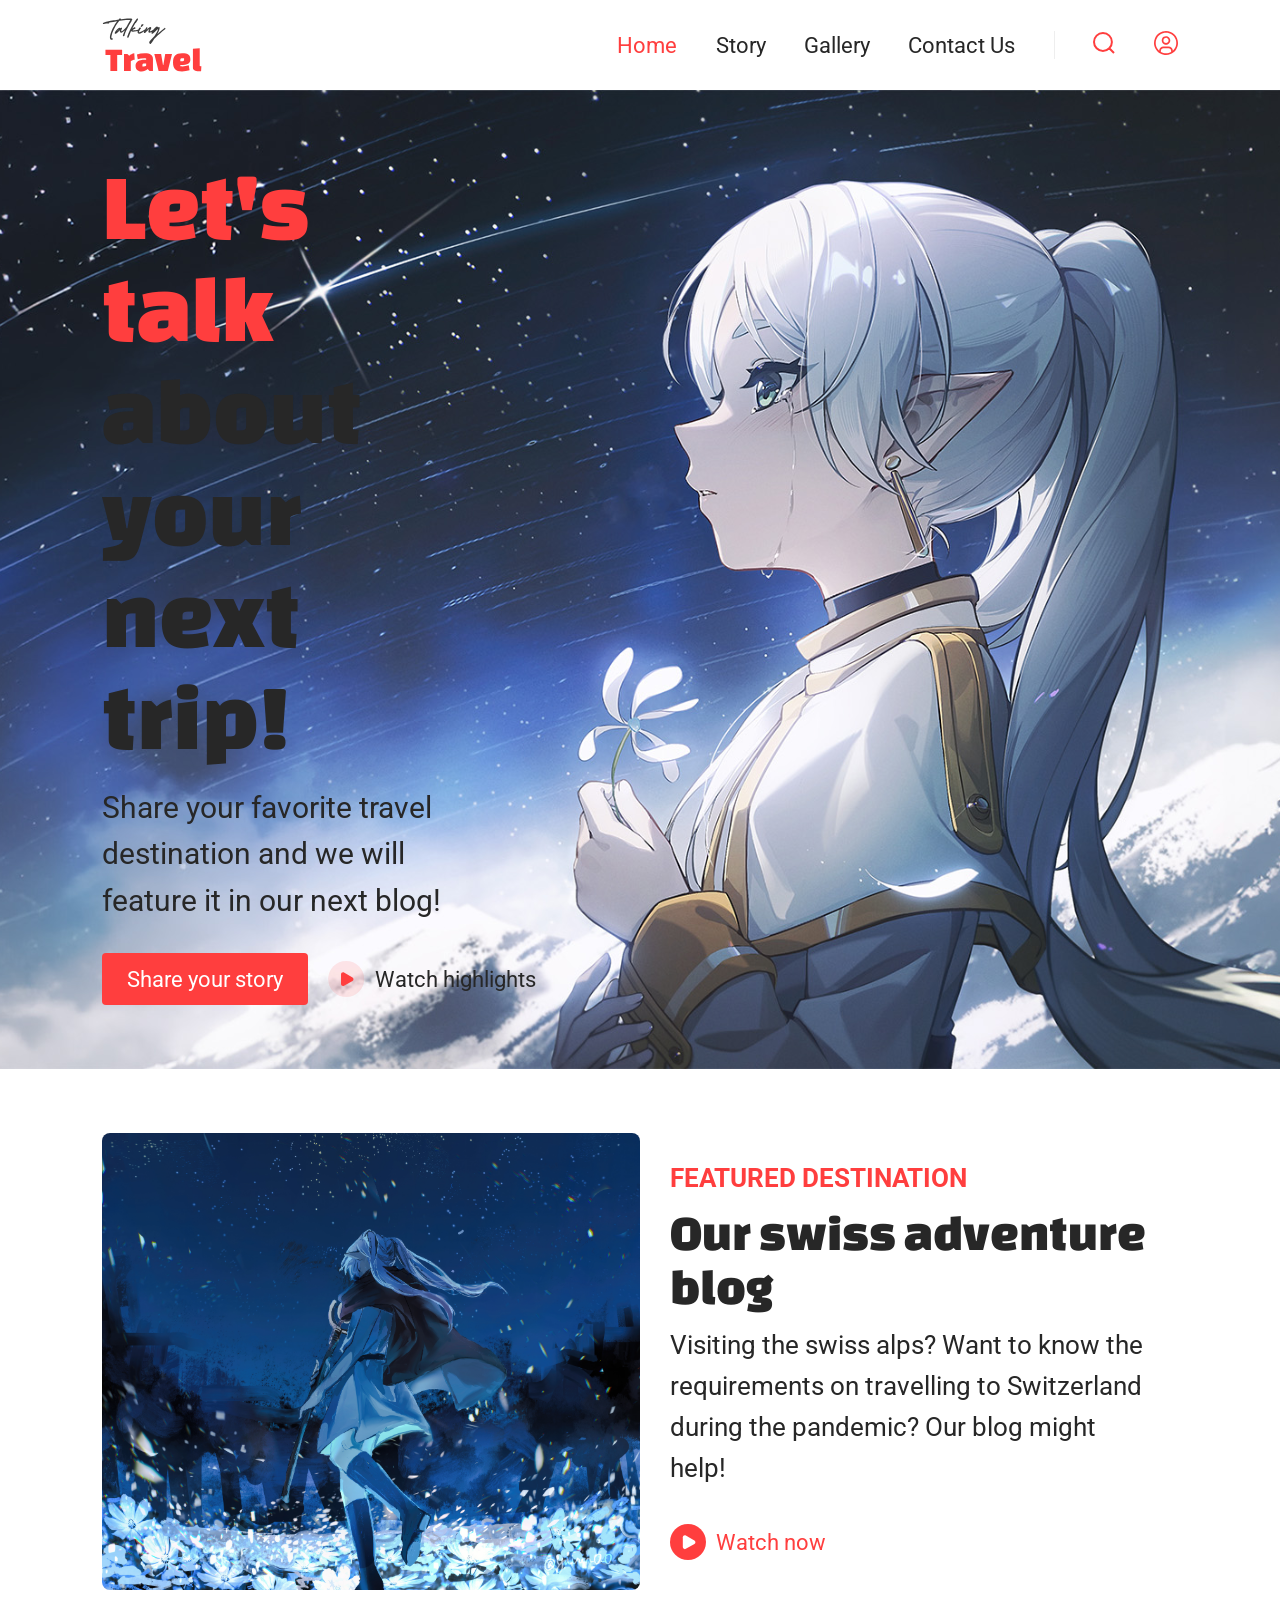
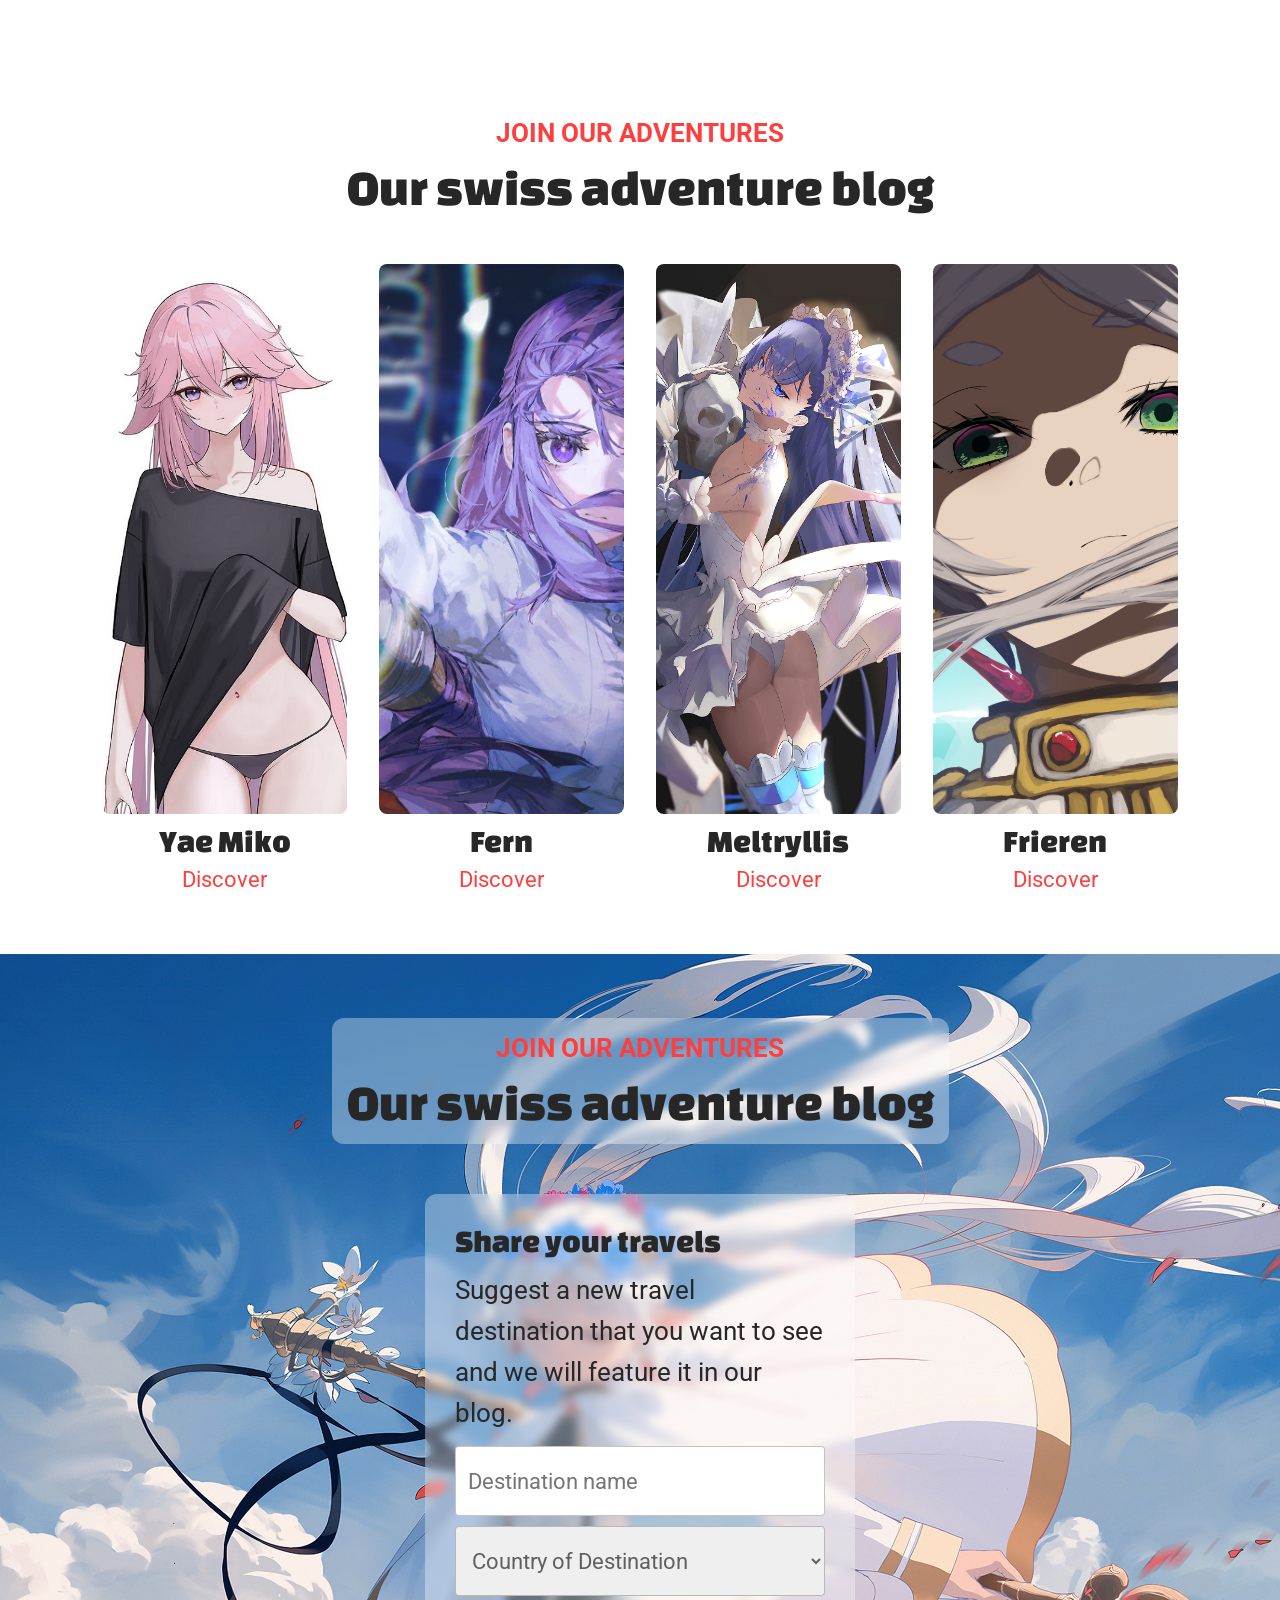
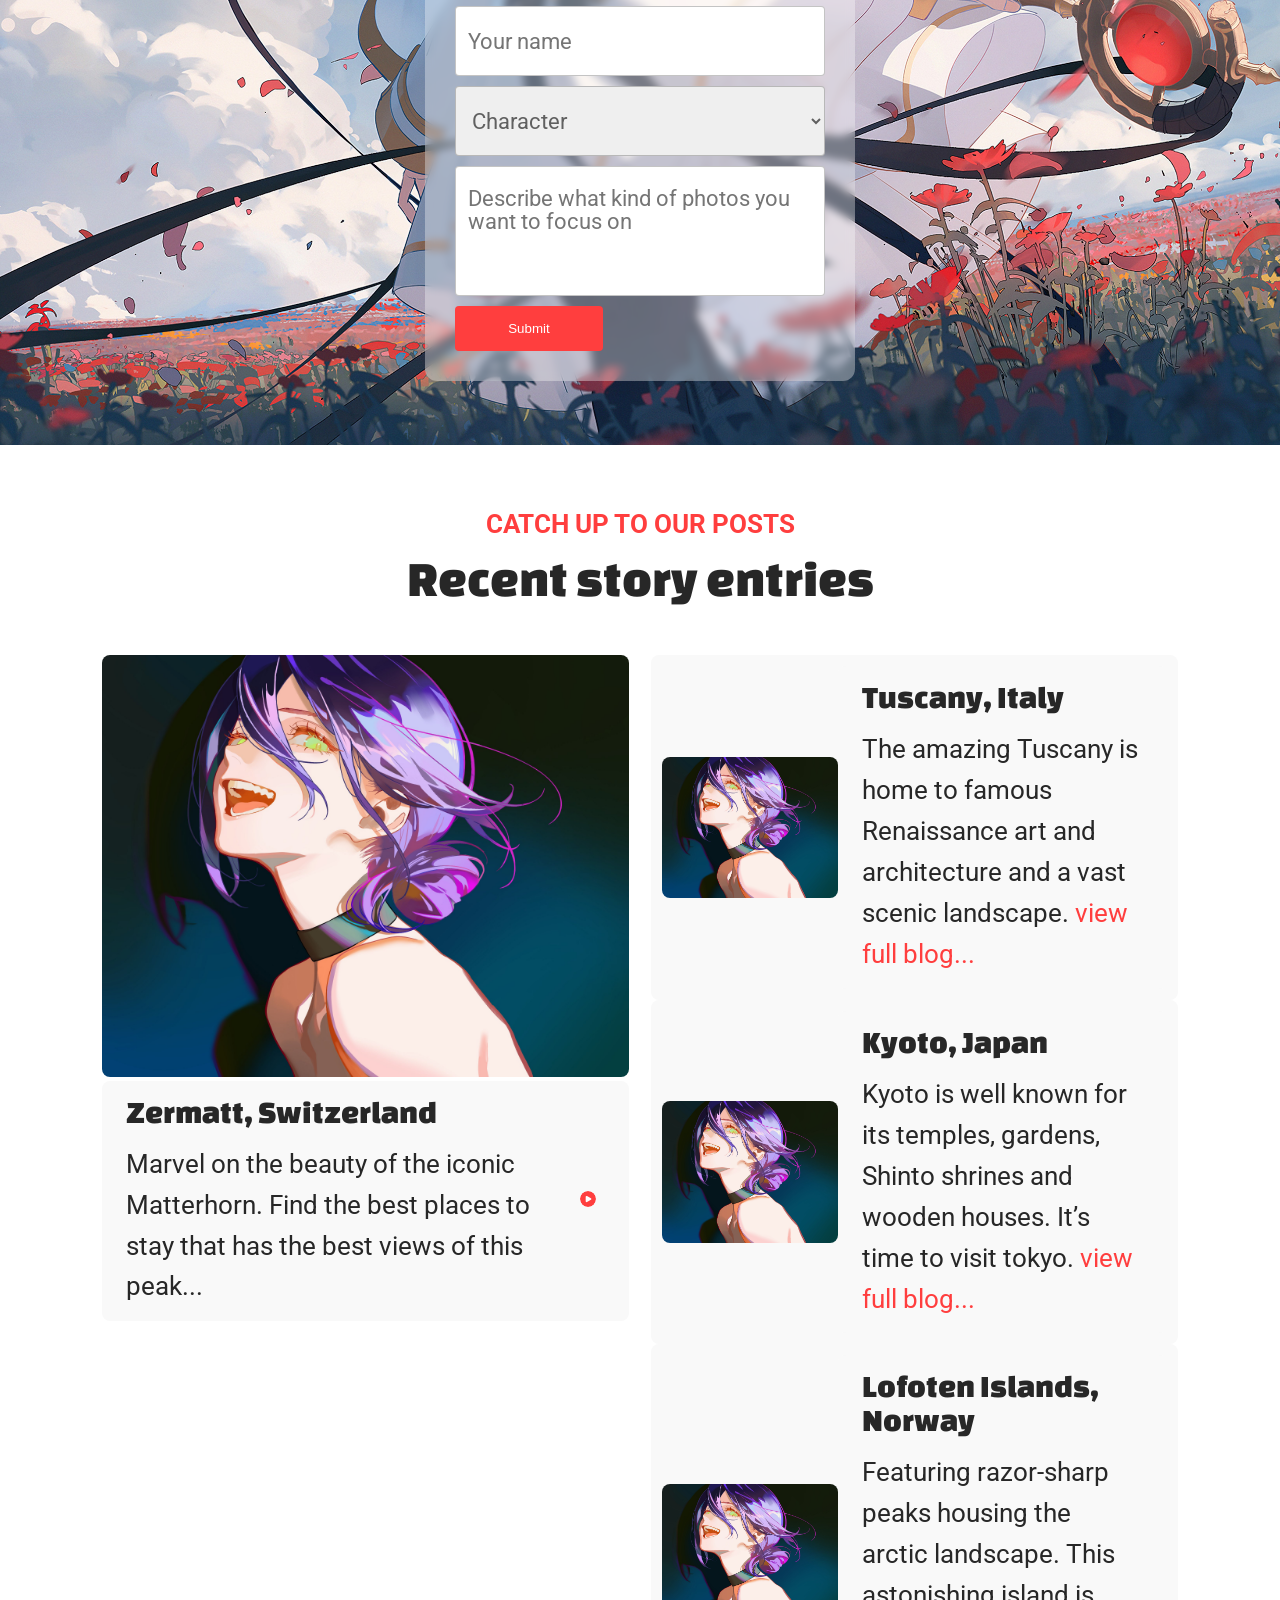
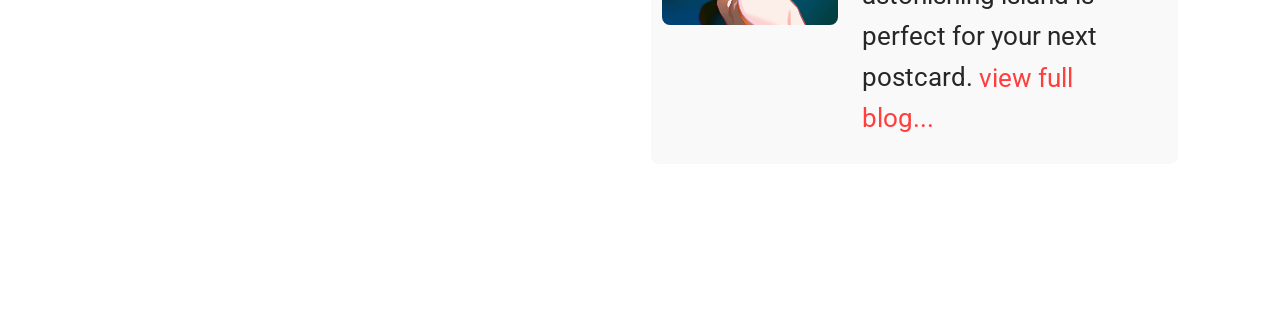
<file: project/index.html>
<!DOCTYPE html>
<html lang="en">
<head>
    <meta charset="UTF-8">
    <meta name="viewport" content="width=device-width, initial-scale=1.0">
    <title>Talking Travel?</title>
    <link rel="stylesheet" href="styles.css">
    <link href="https://fonts.googleapis.com/css2?family=Roboto:wght@400;700&display=swap" rel="stylesheet">
    <script>
        
    </script>
</head>
<body>
    <header>
        <div class="header-container">
            <div class="logo-container">
                <img src="assets/images/Header_Logo.svg" alt="Логотип" class="logo"/>
            </div>
            <div class="nav-container label">
                <a class="label cool-color" href="#">Home</a>
                <a class="label" href="#">Story</a>
                <a class="label" href="">Gallery</a>
                <a class="label" href="">Contact Us</a>
                <span></span>
                <a href=""><img src="assets/images/Header_Search.svg" alt="search"></a>
                <a href=""><img src="assets/images/Header_Profile.svg" alt="profile"></a>
            </div>
        </div>
    </header>
    <main>
        <section class="cover-container main-section">
            <div class="cover-content">
                <div class="cover-texts">
                    <h1 class="cover-header"><span class="cool-color">Let's talk</span> about your next trip!</h1>
                    <span class="big-label">Share your favorite travel destination and we will feature it in our next blog!</span>
                </div>
                <div class="cover-actions">
                    <a href="">
                        <button class="label">Share your story</button>
                    </a>
                    <a href="">
                        <div class="watch-button label">
                            <img src="assets/images/play.svg" alt="Логотип" class="logo">
                            Watch highlights
                        </div>
                    </a>
                </div>
            </div>
        </section>
        <section class="featured-destination main-section">
            <div class="featured-destination-content">
                <img src="assets/images/featured_destination.jpg" alt="IMG" class="featured-destination-image"/>
                <div class="featured-destination-agitation">
                    <div class="featured-destination-texts">
                        <span class="title">FEATURED DESTINATION</span>
                        <h2>Our swiss adventure blog</h2>
                        <span class="medium-label">Visiting the swiss alps? Want to know the requirements on travelling to Switzerland during the pandemic? Our blog might help! </span>
                    </div>
                    <div class="featured-destination-actions">
                        <a href="">
                            <div class="featured-destination-watch-button watch-button label">
                                <img src="assets/images/play2.svg" alt="Логотип" class="logo">
                                Watch now
                            </div>
                        </a>
                    </div>
                </div>
            </div>
        </section>
        <section class="join-our-adventures main-section">
            <div class="join-our-adventures-texts">
                <span class="title">JOIN OUR ADVENTURES</span>
                <h2>Our swiss adventure blog</h2>
            </div>
            <div class="join-our-adventures-content">
                <div class="place-discover-card">
                    <img src="assets/images/yae.jpg" alt="">
                    <h3>Yae Miko</h3>
                    <a href="" class="label cool-color">Discover</a>
                </div>
                <div class="place-discover-card">
                    <img src="assets/images/fern.jpg" alt="">
                    <h3>Fern</h3>
                    <a href="" class="label cool-color">Discover</a>
                </div>
                <div class="place-discover-card">
                    <img src="assets/images/meltryllis.png" alt="">
                    <h3>Meltryllis</h3>
                    <a href="" class="label cool-color">Discover</a>
                </div>
                <div class="place-discover-card">
                    <img src="assets/images/frieren.jpeg" alt="">
                    <h3>Frieren</h3>
                    <a href="" class="label cool-color">Discover</a>
                </div>
            </div>
        </section>
        <section class="build-community main-section">
            <div class="build-community-texts">
                <span class="title">JOIN OUR ADVENTURES</span>
                <h2>Our swiss adventure blog</h2>
            </div>
                <div class="cool-form">
                    <h3>Share your travels</h3>
                    <span class="medium-label">Suggest a new travel destination that you want to see and we will feature it in our blog.</span>
                    
                    <form>
                        <input type="text" class="label" placeholder="Destination name">

                        <select class="label">
                            <option value="" class="label" selected disabled>Country of Destination</option>
                        </select>

                        <input type="text" class="label" placeholder="Your name">

                        <select class="label">Character
                            <option value="" disabled selected>Character</option>
                            <option>Yae Miko</option>
                            <option>Fern</option>
                            <option>Salmon</option>
                            <option>Frieren</option>
                        </select>

                        <textarea class="label" placeholder="Describe what kind of photos you want to focus on"></textarea>
                        
                        <button type="submit">Submit</button>
                    </form>
                </div>
        </section>
        <section class="catch-up main-section">
            <div class="catch-up-texts">
                <span class="title">CATCH UP TO OUR POSTS</span>
                <h2>Recent story entries</h2>
            </div>
            <div class="catch-up-content">
                <div class="big-catch-up">
                    <img src="assets/images/reze.jpg"/>
                    <div class=prekol>
                        <!-- Да, я знаю, что в этом месте у изображения не должно быть нижних закруглений,
                         а у блока текста - верхних. я посчитал эту задачу слишком невыгодной по ресурсам. -->
                        <div class="catch-up-sub-texts">
                            <h3>Zermatt, Switzerland</h3>
                            <span class="medium-label">Marvel on the beauty of the iconic Matterhorn. Find the best places to stay that has the best views of this peak...</span>
                        </div>
                        <a href="">
                            <img src="assets/images/play2.svg" alt="go">
                        </a>
                    </div>
                </div>
                <div class="small-catch-ups">
                    <div class="small-catch-up">
                        <img src="assets/images/reze.jpg"/>   
                        <div class=prekol>
                            <div class="catch-up-sub-texts">
                                <h3>Tuscany, Italy</h3>
                                <span class="medium-label">The amazing Tuscany is home to famous Renaissance art and architecture and a vast scenic landscape.<a href="" class="cool-color">view full blog...</a></span>
                            </div>
                        </div>
                    </div>
                    <div class="small-catch-up">
                        <img src="assets/images/reze.jpg"/>   
                        <div class=prekol>
                            <div class="catch-up-sub-texts">
                                <h3>Kyoto, Japan</h3>
                                <span class="medium-label">Kyoto is well known for its temples, gardens, Shinto shrines and wooden houses. It’s time to visit tokyo.<a href="" class="cool-color">view full blog...</a></span>
                            </div>
                        </div>
                    </div>
                    <div class="small-catch-up">
                        <img src="assets/images/reze.jpg"/>   
                        <div class=prekol>
                            <div class="catch-up-sub-texts">
                                <h3>Lofoten Islands, Norway</h3>
                                <span class="medium-label">Featuring razor-sharp peaks housing the arctic landscape. This astonishing island is perfect for your next postcard.<a href="" class="cool-color">view full blog...</a></span>
                            </div>
                        </div>
                    </div>
                </div>
            </div>
        </section>

        <script>
        (() => {  
        })((() => {() => {  
        }, () => {  
        }, () => {  
        },1,1,1,1()(()=>{})  
        })((() => {  
        })((() => {   
        })(((() => {  
        })((() => {  
        })({
        })))
        )))); // гневный комментарий
        </script>
    </main>
    <footer></footer>
</body>
</html>
</file>
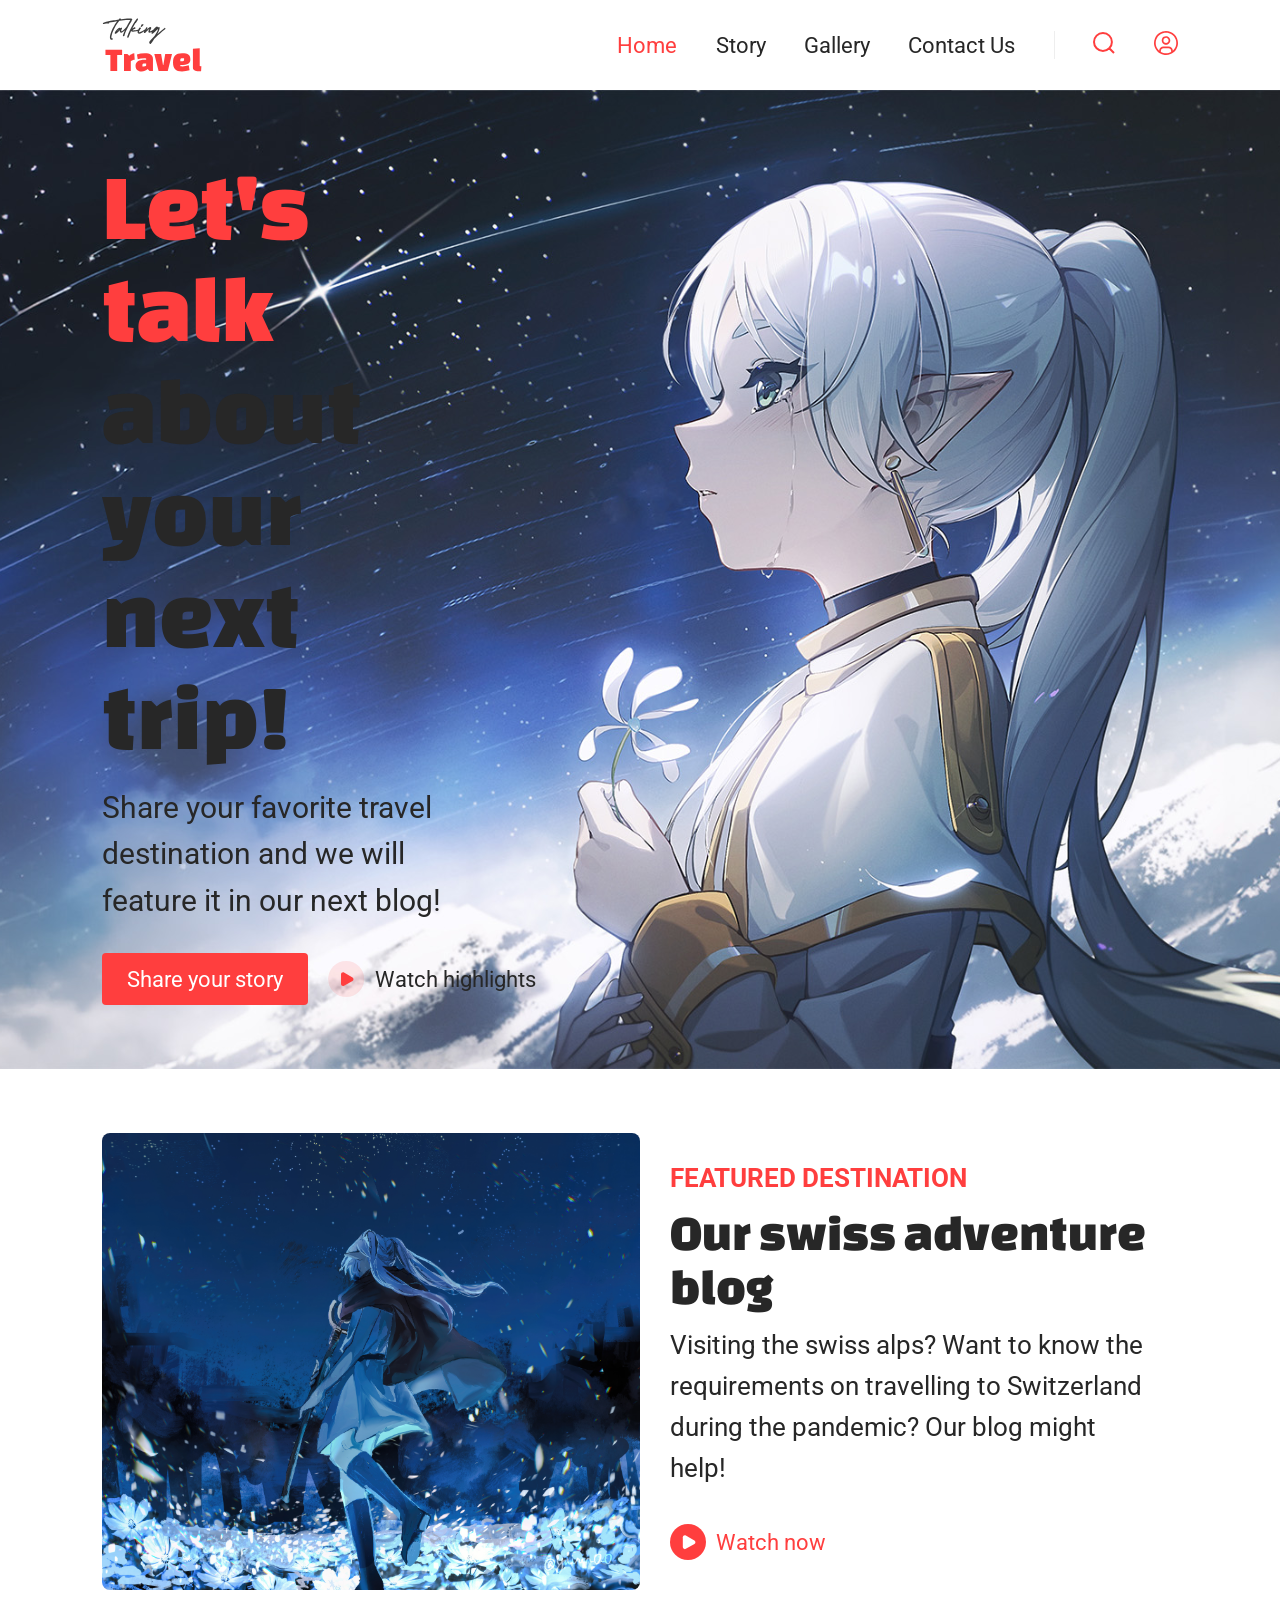
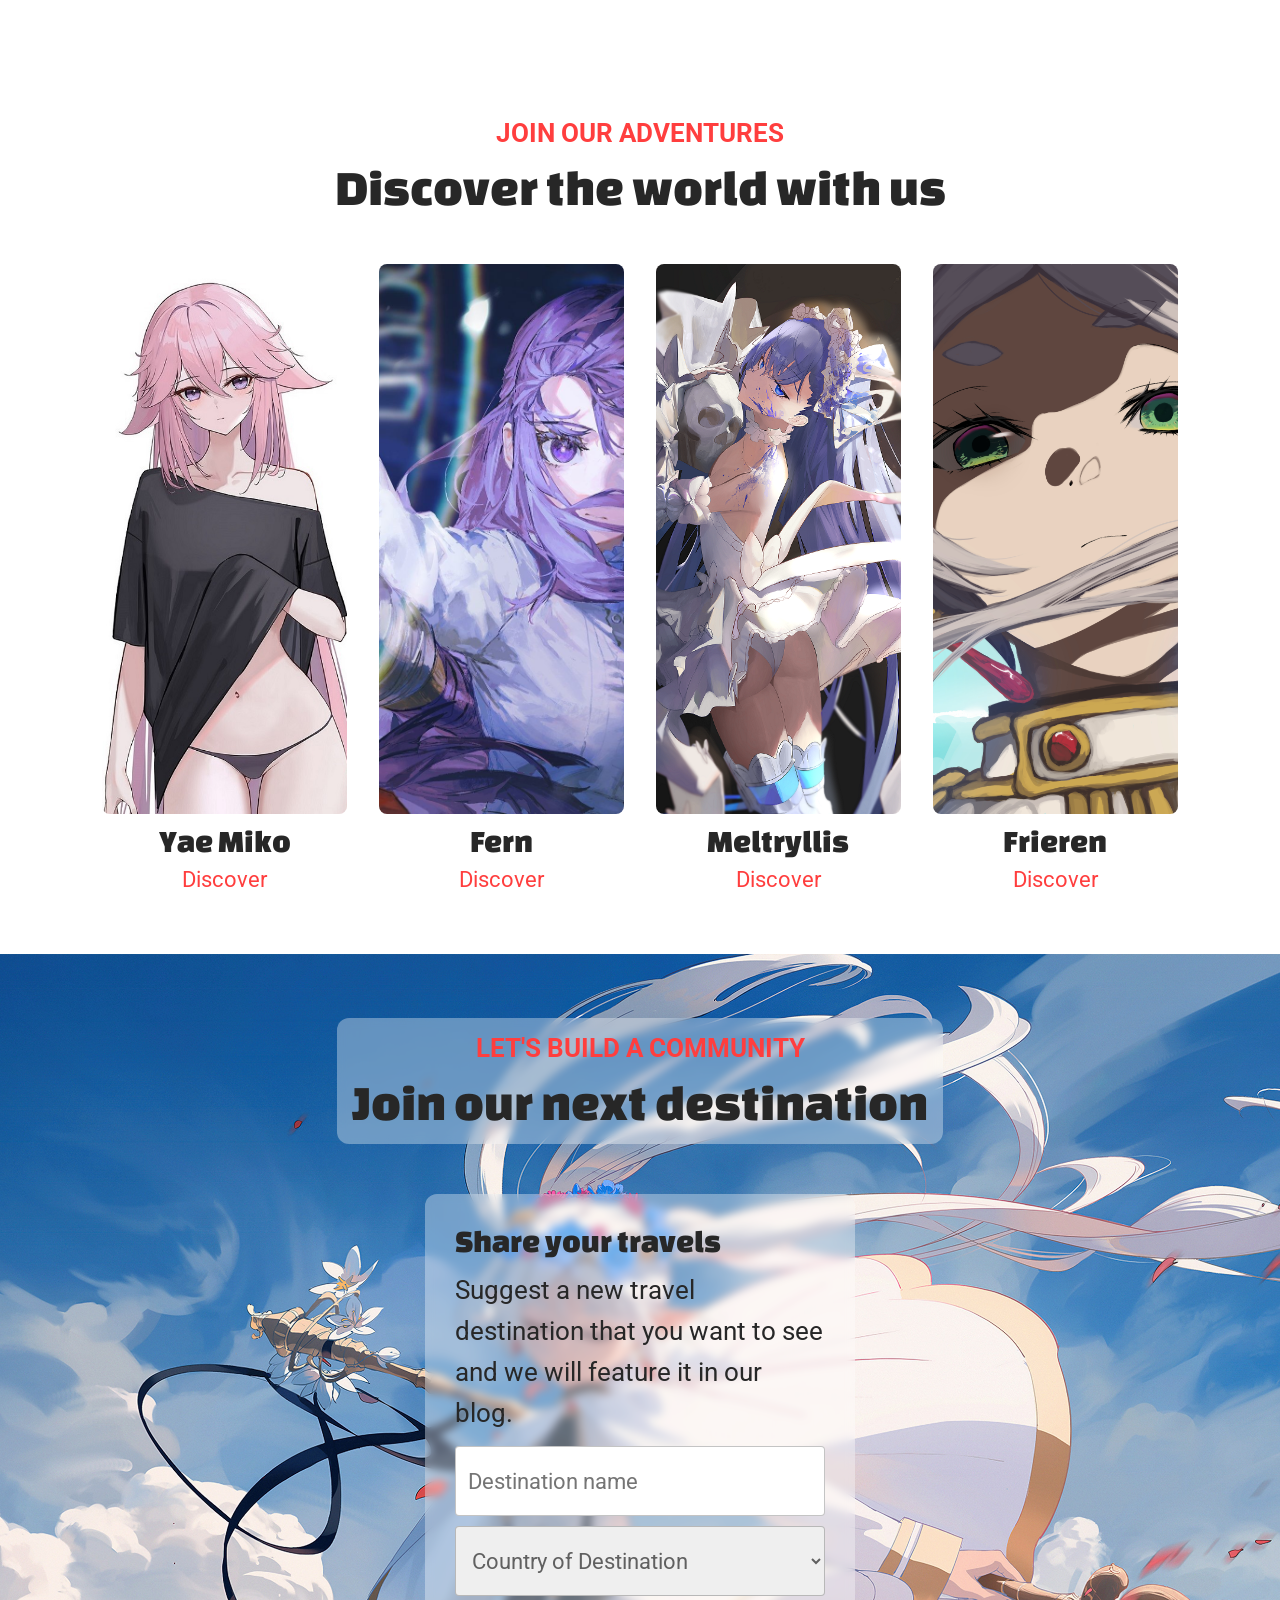
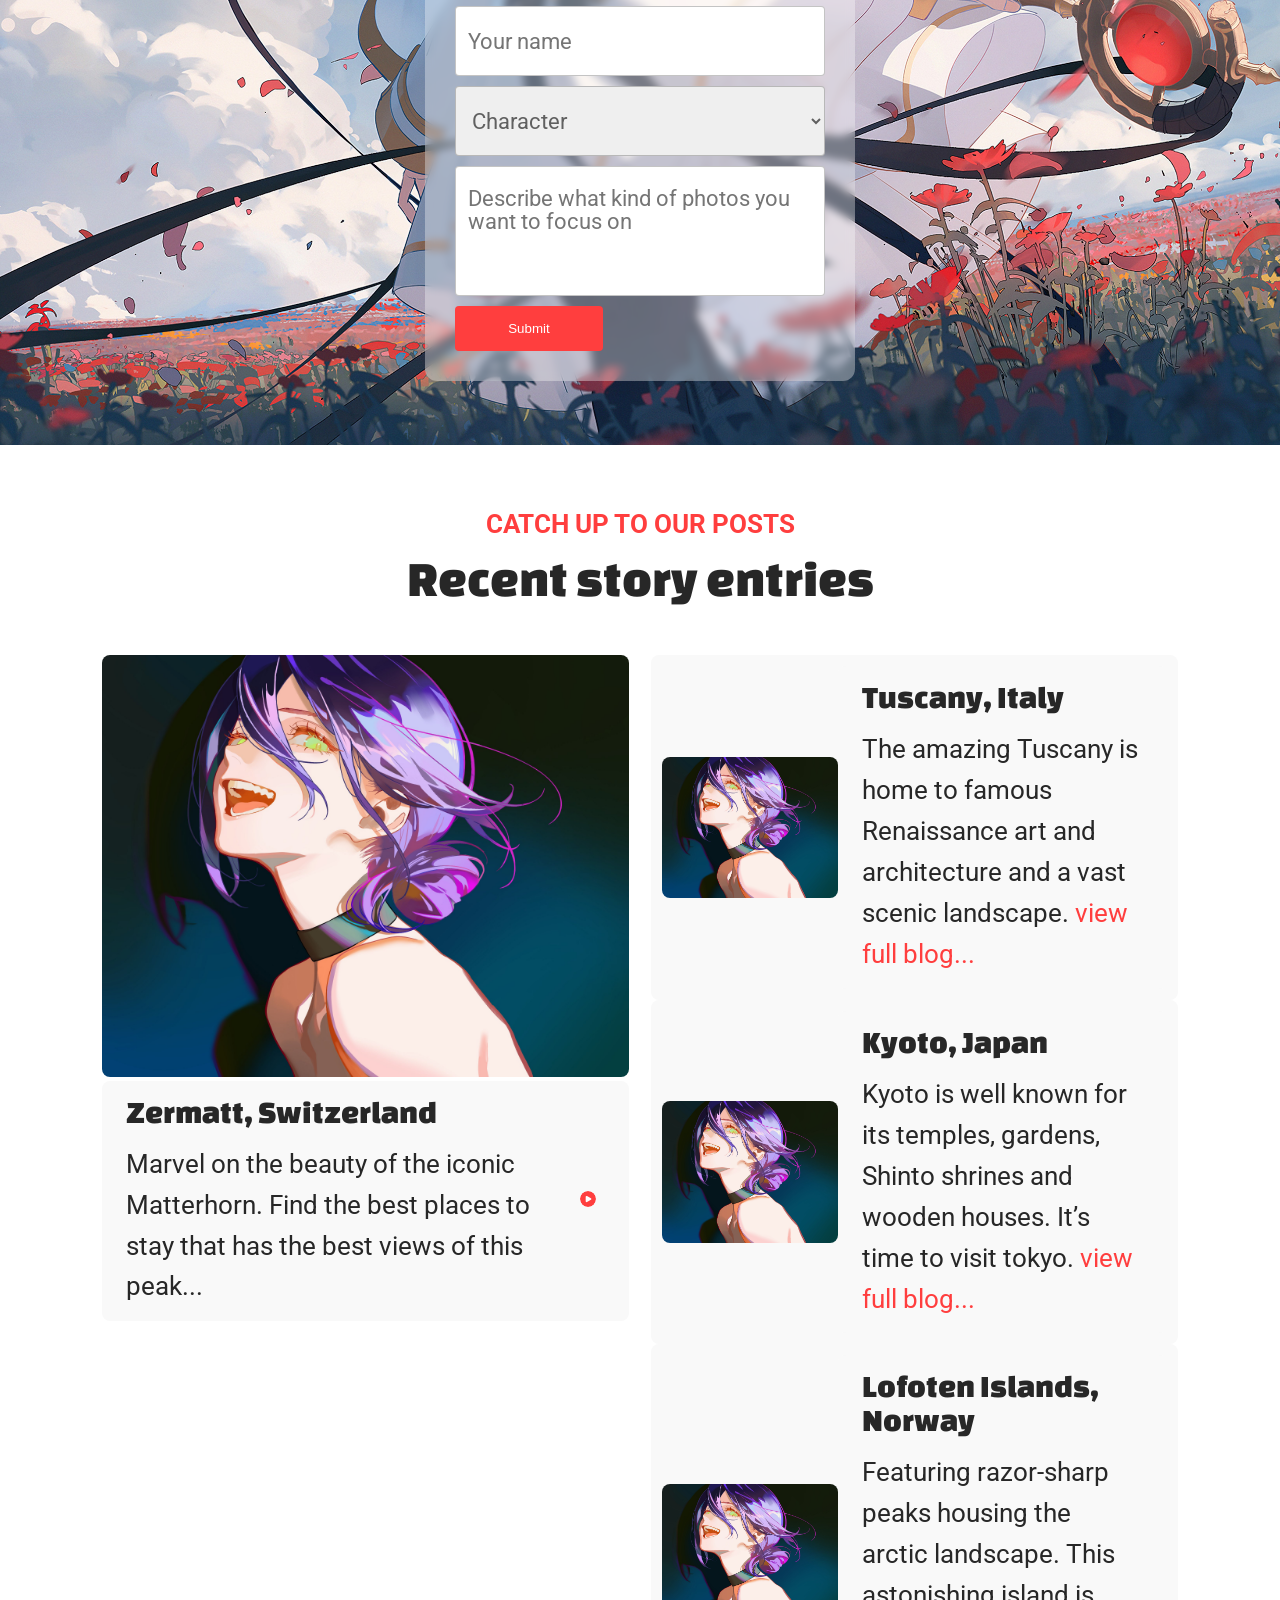
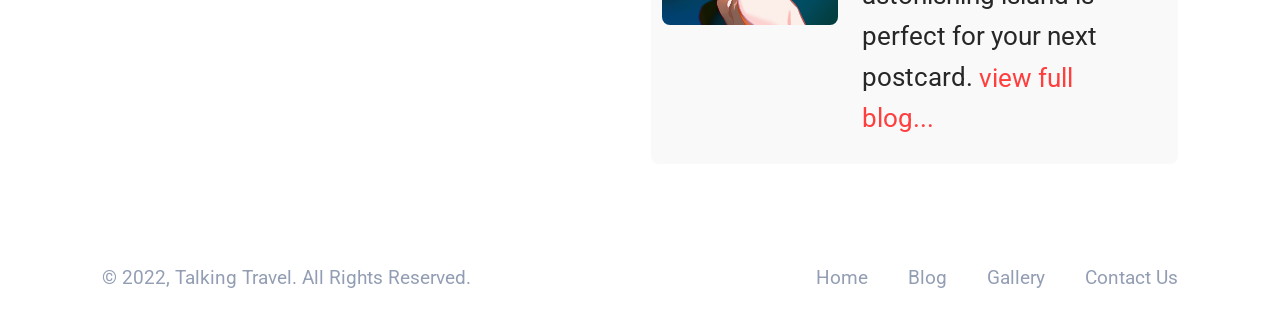
<file: project/home.html>
<!DOCTYPE html>
<html lang="en">
<head>
    <meta charset="UTF-8">
    <meta name="viewport" content="width=device-width, initial-scale=1.0">
    <title>Talking Travel?</title>
    <link rel="stylesheet" href="styles.css">
    <link href="https://fonts.googleapis.com/css2?family=Roboto:wght@400;700&display=swap" rel="stylesheet">
</head>
<body>
    <header>
        <div class="header-container">
            <div class="logo-container">
                <img src="assets/images/Header_Logo.svg" alt="Логотип" class="logo"/>
            </div>
            <div class="nav-container label">
                <a class="label cool-color" href="">Home</a>
                <a class="label" href="blog.html">Story</a>
                <a class="label" href="">Gallery</a>
                <a class="label" href="">Contact Us</a>
                <span></span>
                <a href=""><img src="assets/images/Header_Search.svg" alt="search"></a>
                <a href=""><img src="assets/images/Header_Profile.svg" alt="profile"></a>
            </div>
        </div>
    </header>
    <main>
        <section class="cover-container main-section">
            <div class="cover-content">
                <div class="cover-texts">
                    <h1 class="cover-header"><span class="cool-color">Let's talk</span> about your next trip!</h1>
                    <span class="big-label">Share your favorite travel destination and we will feature it in our next blog!</span>
                </div>
                <div class="cover-actions">
                    <a href="">
                        <button class="label">Share your story</button>
                    </a>
                    <a href="#1">
                        <div class="watch-button label">
                            <img src="assets/images/play.svg" alt="Логотип" class="logo">
                            Watch highlights
                        </div>
                    </a>
                </div>
            </div>
        </section>
        <section id="1" class="featured-destination main-section">
            <div class="featured-destination-content">
                <img src="assets/images/featured_destination.jpg" alt="IMG" class="featured-destination-image"/>
                <div class="featured-destination-agitation">
                    <div class="featured-destination-texts">
                        <span class="title">FEATURED DESTINATION</span>
                        <h2>Our swiss adventure blog</h2>
                        <span class="medium-label">Visiting the swiss alps? Want to know the requirements on travelling to Switzerland during the pandemic? Our blog might help! </span>
                    </div>
                    <div class="featured-destination-actions">
                        <a href="blog.html">
                            <div class="featured-destination-watch-button watch-button label">
                                <img src="assets/images/play2.svg" alt="Логотип" class="logo">
                                Watch now
                            </div>
                        </a>
                    </div>
                </div>
            </div>
        </section>
        <section class="join-our-adventures main-section">
            <div class="join-our-adventures-texts">
                <span class="title">JOIN OUR ADVENTURES</span>
                <h2>Discover the world with us</h2>
            </div>
            <div class="join-our-adventures-content">
                <div class="place-discover-card">
                    <img src="assets/images/yae.jpg" alt="">
                    <h3>Yae Miko</h3>
                    <a href="" class="label cool-color">Discover</a>
                </div>
                <div class="place-discover-card">
                    <img src="assets/images/fern.jpg" alt="">
                    <h3>Fern</h3>
                    <a href="" class="label cool-color">Discover</a>
                </div>
                <div class="place-discover-card">
                    <img src="assets/images/meltryllis.png" alt="">
                    <h3>Meltryllis</h3>
                    <a href="" class="label cool-color">Discover</a>
                </div>
                <div class="place-discover-card">
                    <img src="assets/images/frieren.jpeg" alt="">
                    <h3>Frieren</h3>
                    <a href="" class="label cool-color">Discover</a>
                </div>
            </div>
        </section>
        <section class="build-community main-section">
            <div class="build-community-texts">
                <span class="title">LET'S BUILD A COMMUNITY</span>
                <h2>Join our next destination</h2>
            </div>
                <div class="cool-form">
                    <h3>Share your travels</h3>
                    <span class="medium-label">Suggest a new travel destination that you want to see and we will feature it in our blog.</span>
                    
                    <form>
                        <input type="text" class="label" placeholder="Destination name">

                        <select class="label">
                            <option value="" class="label" selected disabled>Country of Destination</option>
                        </select>

                        <input type="text" class="label" placeholder="Your name">

                        <select class="label">Character
                            <option value="" disabled selected>Character</option>
                            <option>Yae Miko</option>
                            <option>Fern</option>
                            <option>Salmon</option>
                            <option>Frieren</option>
                        </select>

                        <textarea class="label" placeholder="Describe what kind of photos you want to focus on"></textarea>
                        
                        <button type="submit">Submit</button>
                    </form>
                </div>
        </section>
        <section class="catch-up main-section">
            <div class="catch-up-texts">
                <span class="title">CATCH UP TO OUR POSTS</span>
                <h2>Recent story entries</h2>
            </div>
            <div class="catch-up-content">
                <div class="big-catch-up">
                    <img src="assets/images/reze.jpg"/>
                    <div class=prekol>
                        <!-- Да, я знаю, что в этом месте у изображения не должно быть нижних закруглений,
                         а у блока текста - верхних. я посчитал эту задачу слишком невыгодной по ресурсам. -->
                        <div class="catch-up-sub-texts">
                            <h3>Zermatt, Switzerland</h3>
                            <span class="medium-label">Marvel on the beauty of the iconic Matterhorn. Find the best places to stay that has the best views of this peak...</span>
                        </div>
                        <a href="">
                            <img src="assets/images/play2.svg" alt="go">
                        </a>
                    </div>
                </div>
                <div class="small-catch-ups">
                    <div class="small-catch-up">
                        <img src="assets/images/reze.jpg"/>   
                        <div class=prekol>
                            <div class="catch-up-sub-texts">
                                <h3>Tuscany, Italy</h3>
                                <span class="medium-label">The amazing Tuscany is home to famous Renaissance art and architecture and a vast scenic landscape.<a href="" class="cool-color">view full blog...</a></span>
                            </div>
                        </div>
                    </div>
                    <div class="small-catch-up">
                        <img src="assets/images/reze.jpg"/>   
                        <div class=prekol>
                            <div class="catch-up-sub-texts">
                                <h3>Kyoto, Japan</h3>
                                <span class="medium-label">Kyoto is well known for its temples, gardens, Shinto shrines and wooden houses. It’s time to visit tokyo.<a href="" class="cool-color">view full blog...</a></span>
                            </div>
                        </div>
                    </div>
                    <div class="small-catch-up">
                        <img src="assets/images/reze.jpg"/>   
                        <div class=prekol>
                            <div class="catch-up-sub-texts">
                                <h3>Lofoten Islands, Norway</h3>
                                <span class="medium-label">Featuring razor-sharp peaks housing the arctic landscape. This astonishing island is perfect for your next postcard.<a href="" class="cool-color">view full blog...</a></span>
                            </div>
                        </div>
                    </div>
                </div>
            </div>
        </section>

        <script>
        (() => {  
        })((() => {() => {  
        }, () => {  
        }, () => {  
        },1,1,1,1()(()=>{})  
        })((() => {  
        })((() => {   
        })(((() => {  
        })((() => {  
        })({
        })))
        )))); // гневный комментарий
        </script>
    </main>
    <footer>
        <div class="footer-container small-label">
            <span class="copyright">
                © 2022, Talking Travel. All Rights Reserved.
            </span>
            <nav>
                <span>Home</span>
                <span>Blog</span>
                <span>Gallery</span>
                <span>Contact Us</span>
            </nav>
        </div>
    </footer>
</body>
</html>
</file>
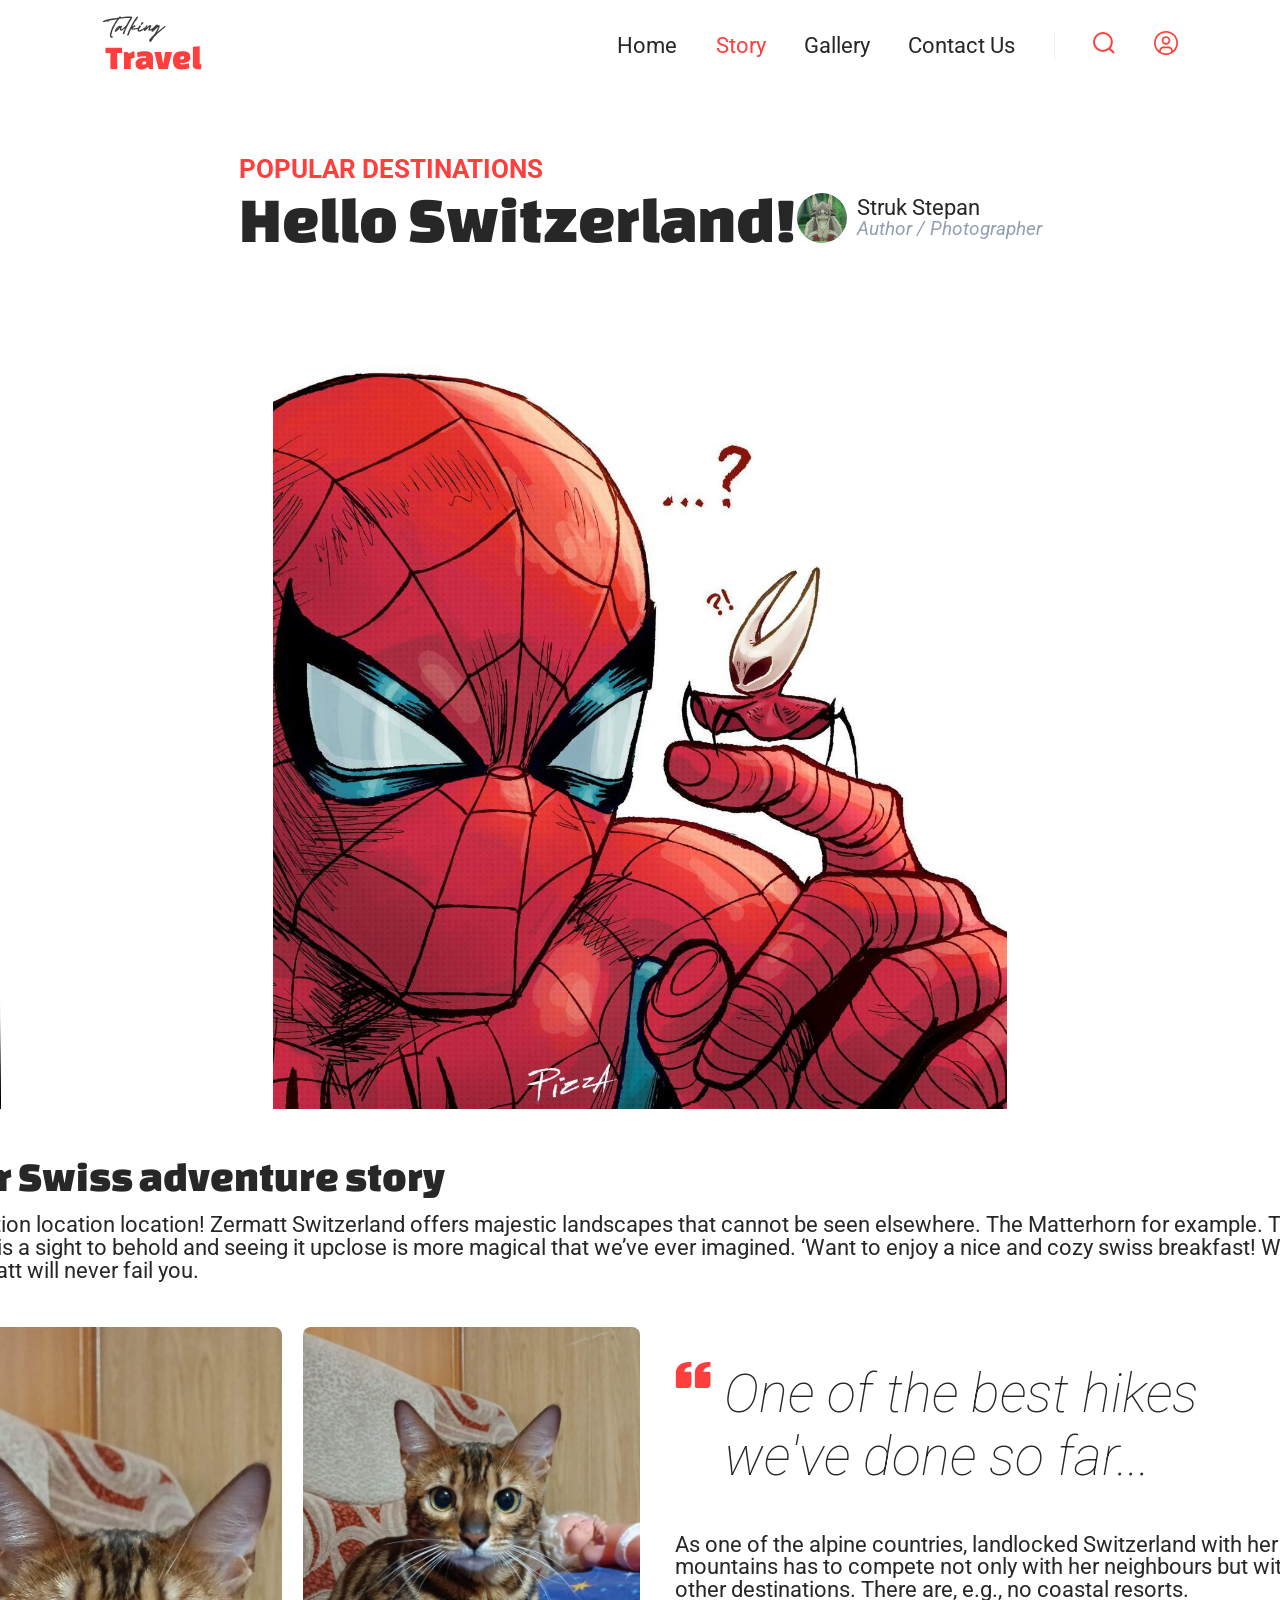
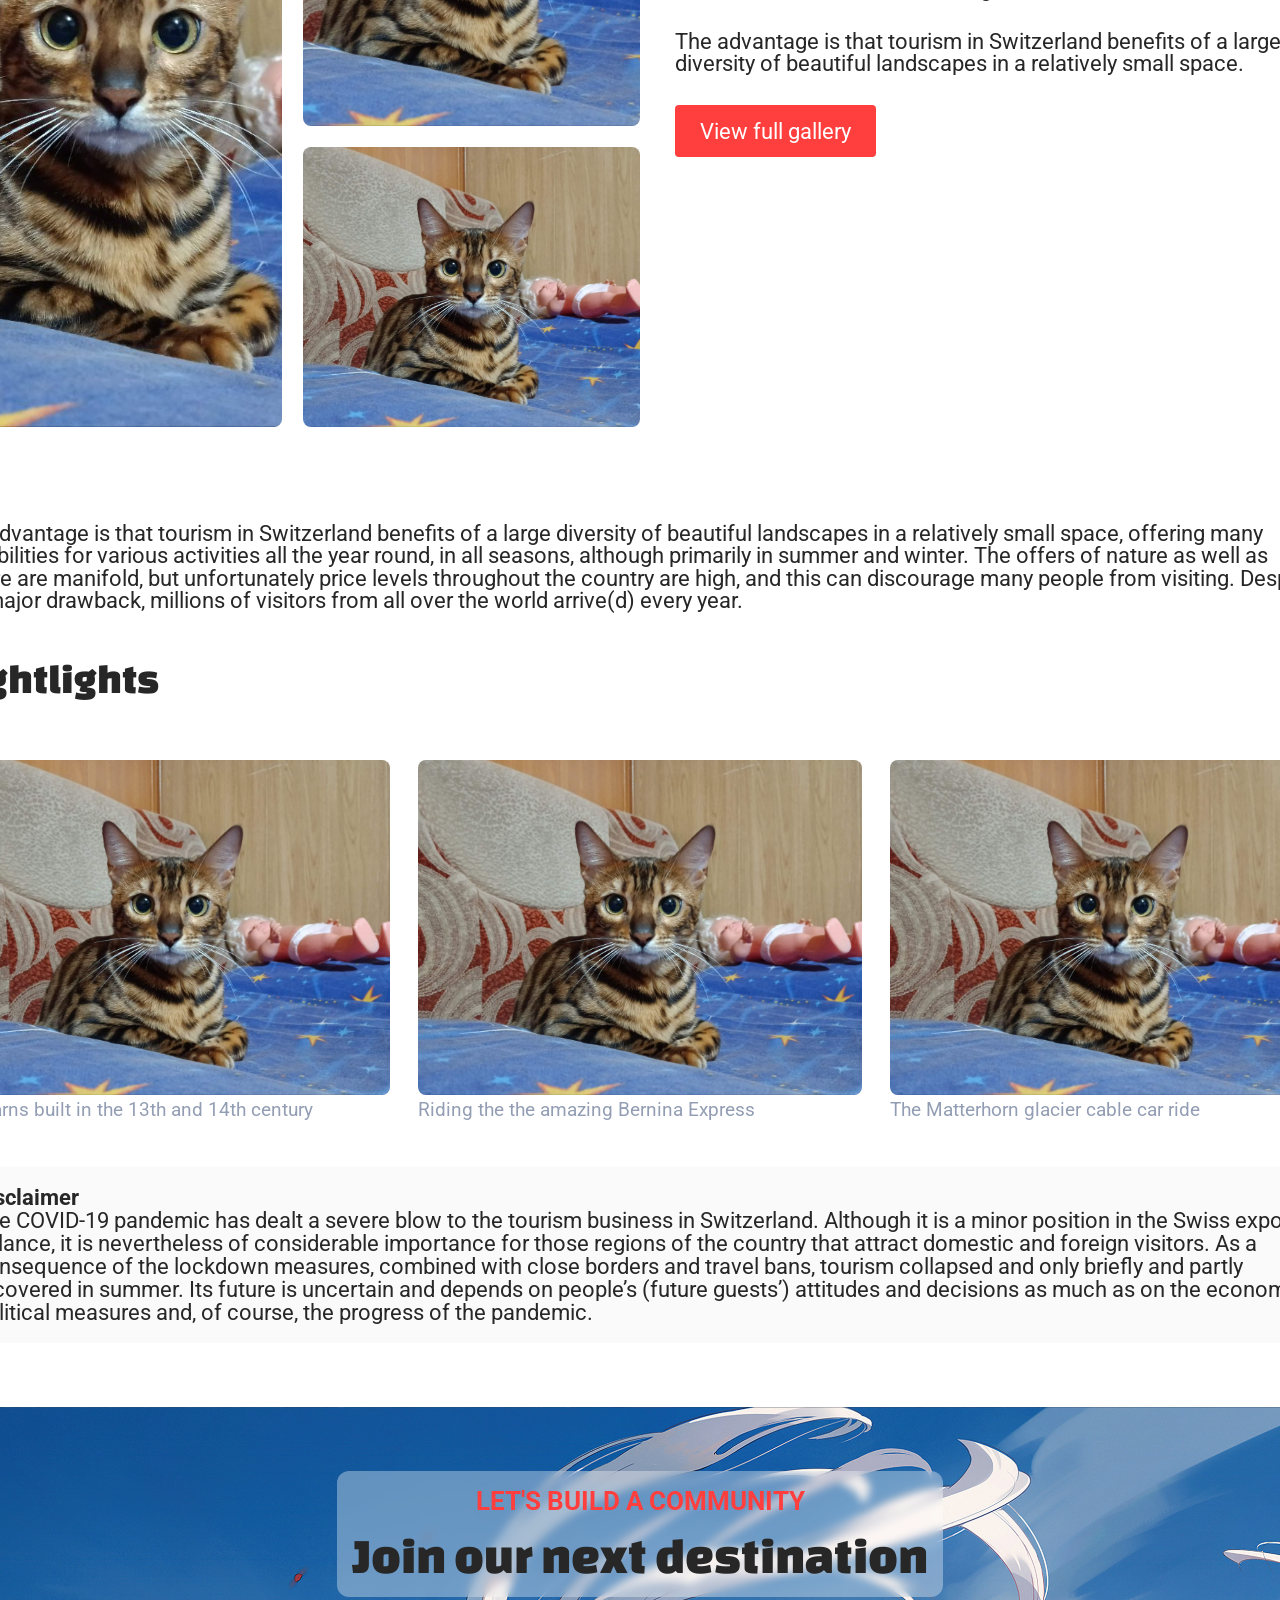
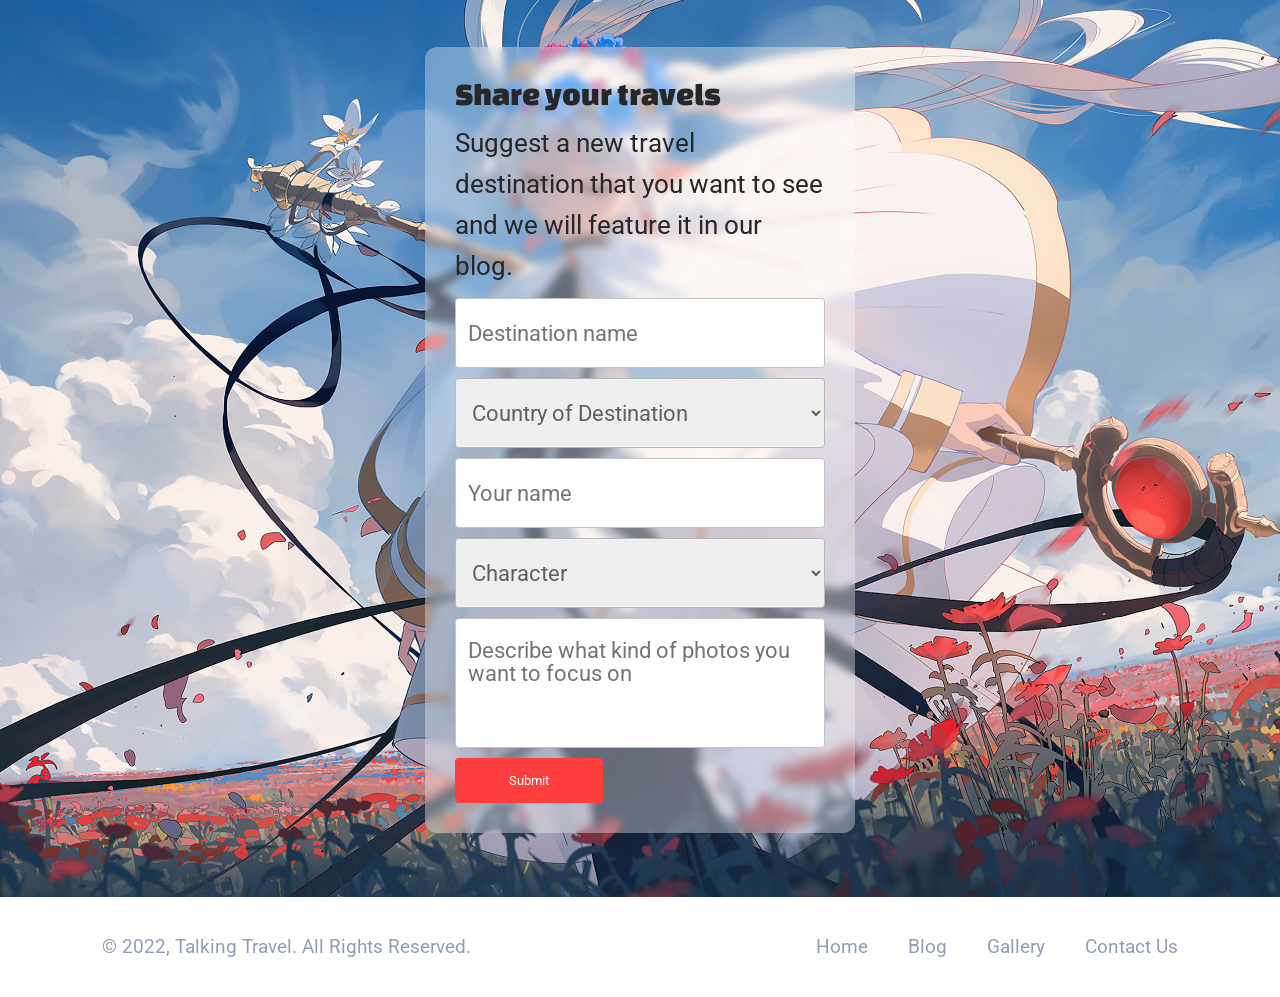
<file: src/blog.html>
<!DOCTYPE html>
<html lang="en">

<head>
    <meta charset="UTF-8">
    <meta name="viewport" content="width= , initial-scale=1.0">
    <title>Blog</title>
    <link rel="stylesheet" href="base.css">
    <link rel="stylesheet" href="blog.css">
    <link href="https://fonts.googleapis.com/css2?family=Roboto:wght@400;700&display=swap" rel="stylesheet">
</head>

<body>
    <header>
        <div class="header-container">
            <div class="logo-container">
                <a href="home.html">
                    <img src="assets/images/logo.svg" alt="Логотип" class="logo" />
                </a>
            </div>
            <div class="nav-container label">
                <a class="label" href="home.html">Home</a>
                <a class="label cool-color" href="">Story</a>
                <a class="label" href="">Gallery</a>
                <a class="label" href="">Contact Us</a>
                <span></span>
                <a href=""><img src="assets/images/search_icon.svg" alt="search"></a>
                <a href=""><img src="assets/images/profile_icon.svg" alt="profile"></a>
            </div>
        </div>
    </header>
    <main>
        <section class="blog main-section">
            <div class="blog-header">
                <div class="blog-title">
                    <span class="title">POPULAR DESTINATIONS</span>
                    <h1>Hello Switzerland!</h1>
                </div>
                <div class="author">
                    <img src="assets/images/author_photo.png" alt="me">
                    <div class="author-titles">
                        <span class="label">Struk Stepan</span>
                        <span class="small-label"><i>Author / Photographer</i></span>
                    </div>
                </div>
            </div>
            <div class="video-container">
                <video controls width="100%" poster="assets/images/greetings_video_preview.jpg">
                    <source src="assets/videos/greetings_video.mp4" type="video/mp4">
                </video>
            </div>

            <div>
                <h4>Our Swiss adventure story</h4>
                <span class="label">Location location location! Zermatt Switzerland offers majestic landscapes that
                    cannot be seen elsewhere. The Matterhorn for example. This peak is a sight to behold and seeing it
                    upclose is more magical that we’ve ever imagined. ‘Want to enjoy a nice and cozy swiss breakfast!
                    Well, Zermatt will never fail you.</span>
            </div>

            <div class="best-hike">
                <div class="best-hike-photos">
                    <img src="assets/images/ayla.jpg" alt="cat">
                    <div class="small-photos">
                        <img src="assets/images/ayla.jpg" alt="cat">
                        <img src="assets/images/ayla.jpg" alt="cat">
                    </div>
                </div>

                <div class="best-hike-texts">
                    <div class="quote">
                        <img src="assets/images/quotes_icon.svg" alt="">
                        <h5><i>One of the best hikes we've done so far...</i></h5>
                    </div>
                    <span class="label">
                        As one of the alpine countries, landlocked Switzerland with her mountains has to compete not
                        only with her neighbours but with other destinations. There are, e.g., no coastal resorts.
                    </span>
                    <span class="label">
                        The advantage is that tourism in Switzerland benefits of a large diversity of beautiful
                        landscapes in a relatively small space.
                    </span>
                    <button class="label">
                        View full gallery
                    </button>
                </div>
            </div>

            <span class="label">The advantage is that tourism in Switzerland benefits of a large diversity of beautiful
                landscapes in a relatively small space, offering many possibilities for various activities all the year
                round, in all seasons, although primarily in summer and winter. The offers of nature as well as culture
                are manifold, but unfortunately price levels throughout the country are high, and this can discourage
                many people from visiting. Despite this major drawback, millions of visitors from all over the world
                arrive(d) every year.</span>
            <h4>Hightlights</h4>

            <div class="hightlights">
                <div class="hightlight">
                    <img src="assets/images/ayla.jpg" alt="cat">
                    <span class="small-label">The barns built in the 13th and 14th century</span>
                </div>
                <div class="hightlight">
                    <img src="assets/images/ayla.jpg" alt="cat">
                    <span class="small-label">Riding the the amazing Bernina Express</span>
                </div>
                <div class="hightlight">
                    <img src="assets/images/ayla.jpg" alt="cat">
                    <span class="small-label">The Matterhorn glacier cable car ride</span>
                </div>
            </div>

            <div class="disclaimer">
                <span class="label">
                    <strong>Disclaimer</strong><br>
                    The COVID-19 pandemic has dealt a severe blow to the tourism business in Switzerland. Although it is
                    a minor position in the Swiss export balance, it is nevertheless of considerable importance for
                    those regions of the country that attract domestic and foreign visitors. As a consequence of the
                    lockdown measures, combined with close borders and travel bans, tourism collapsed and only briefly
                    and partly recovered in summer. Its future is uncertain and depends on people’s (future guests’)
                    attitudes and decisions as much as on the economy, political measures and, of course, the progress
                    of the pandemic.
                </span>
            </div>
        </section>

        <section class="build-community">
            <div class="build-community-texts">
                <span class="title">LET'S BUILD A COMMUNITY</span>
                <h2>Join our next destination</h2>
            </div>
            <div class="cool-form">
                <h3>Share your travels</h3>
                <span class="medium-label">Suggest a new travel destination that you want to see and we will feature it
                    in our blog.</span>

                <form>
                    <input type="text" class="label" placeholder="Destination name">

                    <select class="label">
                        <option value="" class="label" selected disabled>Country of Destination</option>
                    </select>

                    <input type="text" class="label" placeholder="Your name">

                    <select class="label">Character
                        <option value="" disabled selected>Character</option>
                        <option>Yae Miko</option>
                        <option>Fern</option>
                        <option>Salmon</option>
                        <option>Frieren</option>
                    </select>

                    <textarea class="label" placeholder="Describe what kind of photos you want to focus on"></textarea>

                    <button type="submit">Submit</button>
                </form>
            </div>
        </section>
    </main>
    <footer>
        <div class="footer-container small-label">
            <span class="copyright">
                © 2022, Talking Travel. All Rights Reserved.
            </span>
            <nav>
                <span>Home</span>
                <span>Blog</span>
                <span>Gallery</span>
                <span>Contact Us</span>
            </nav>
        </div>
    </footer>
</body>

</html>
</file>
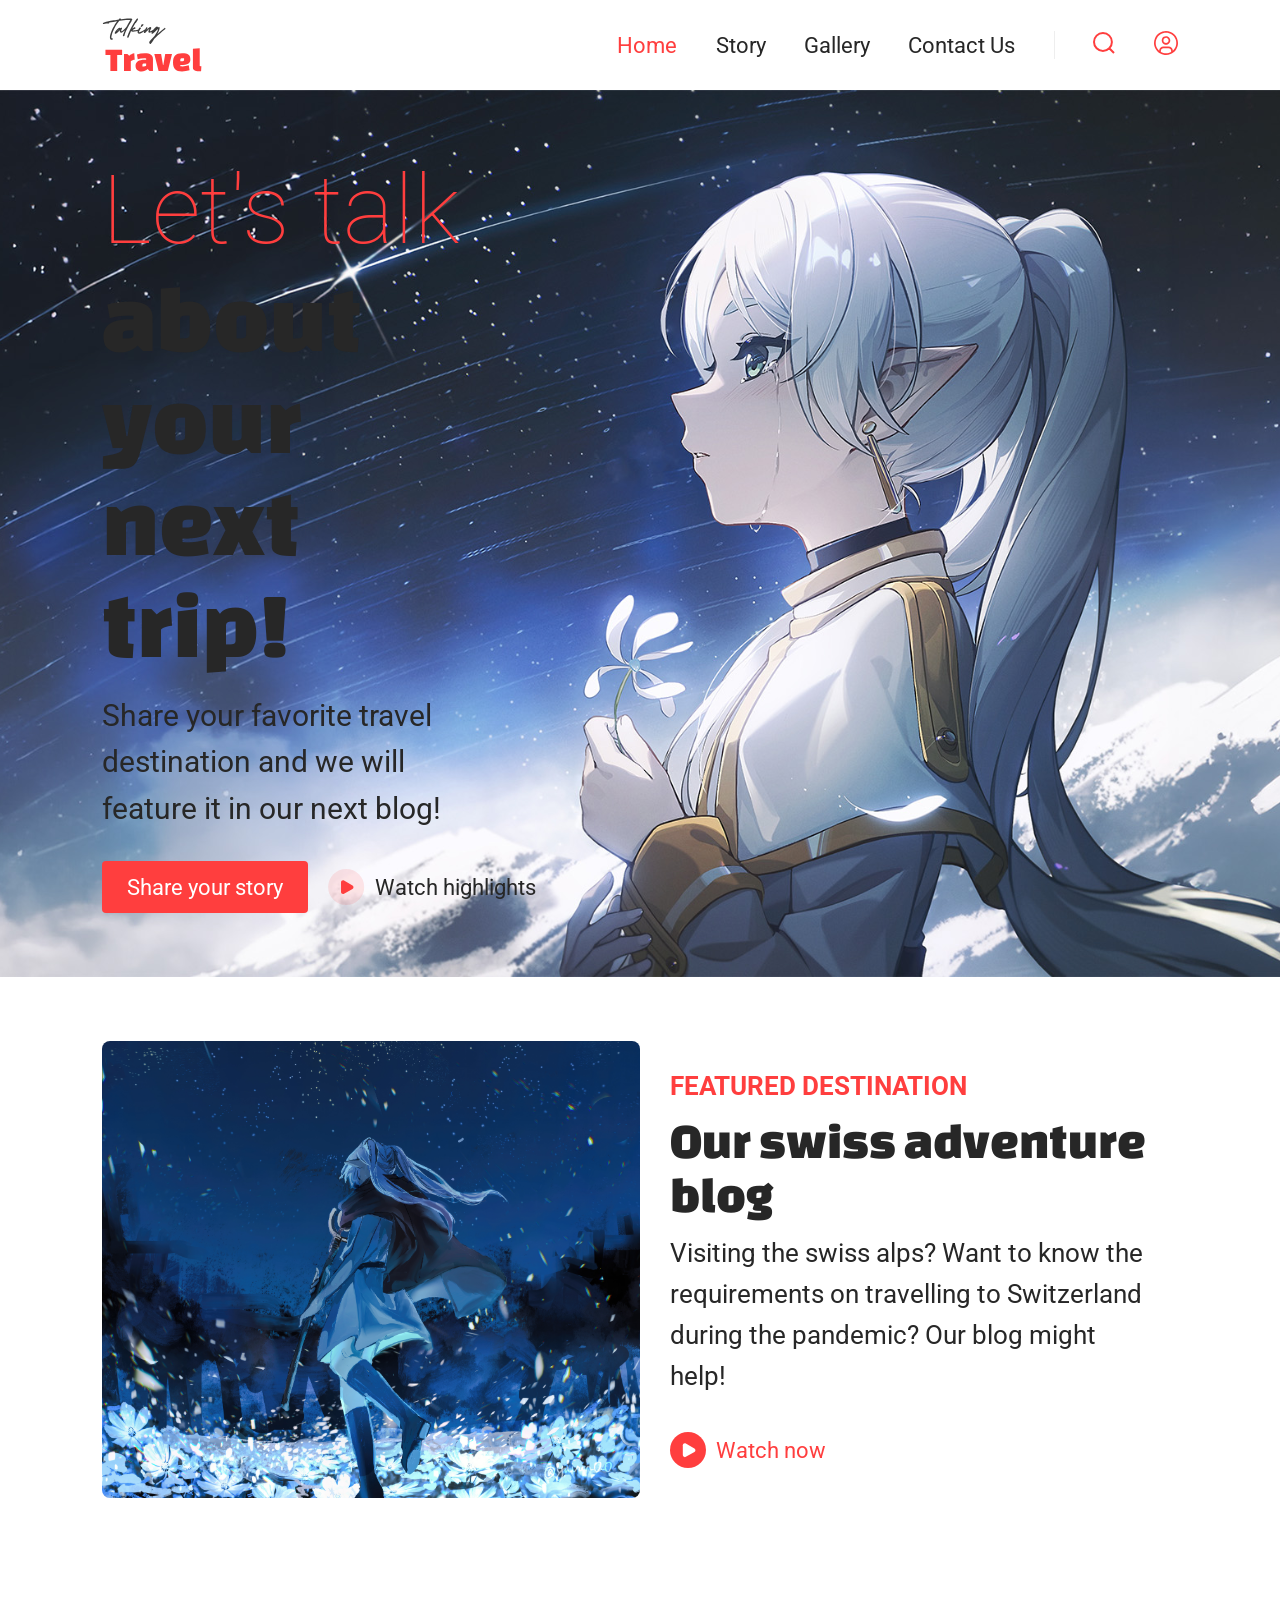
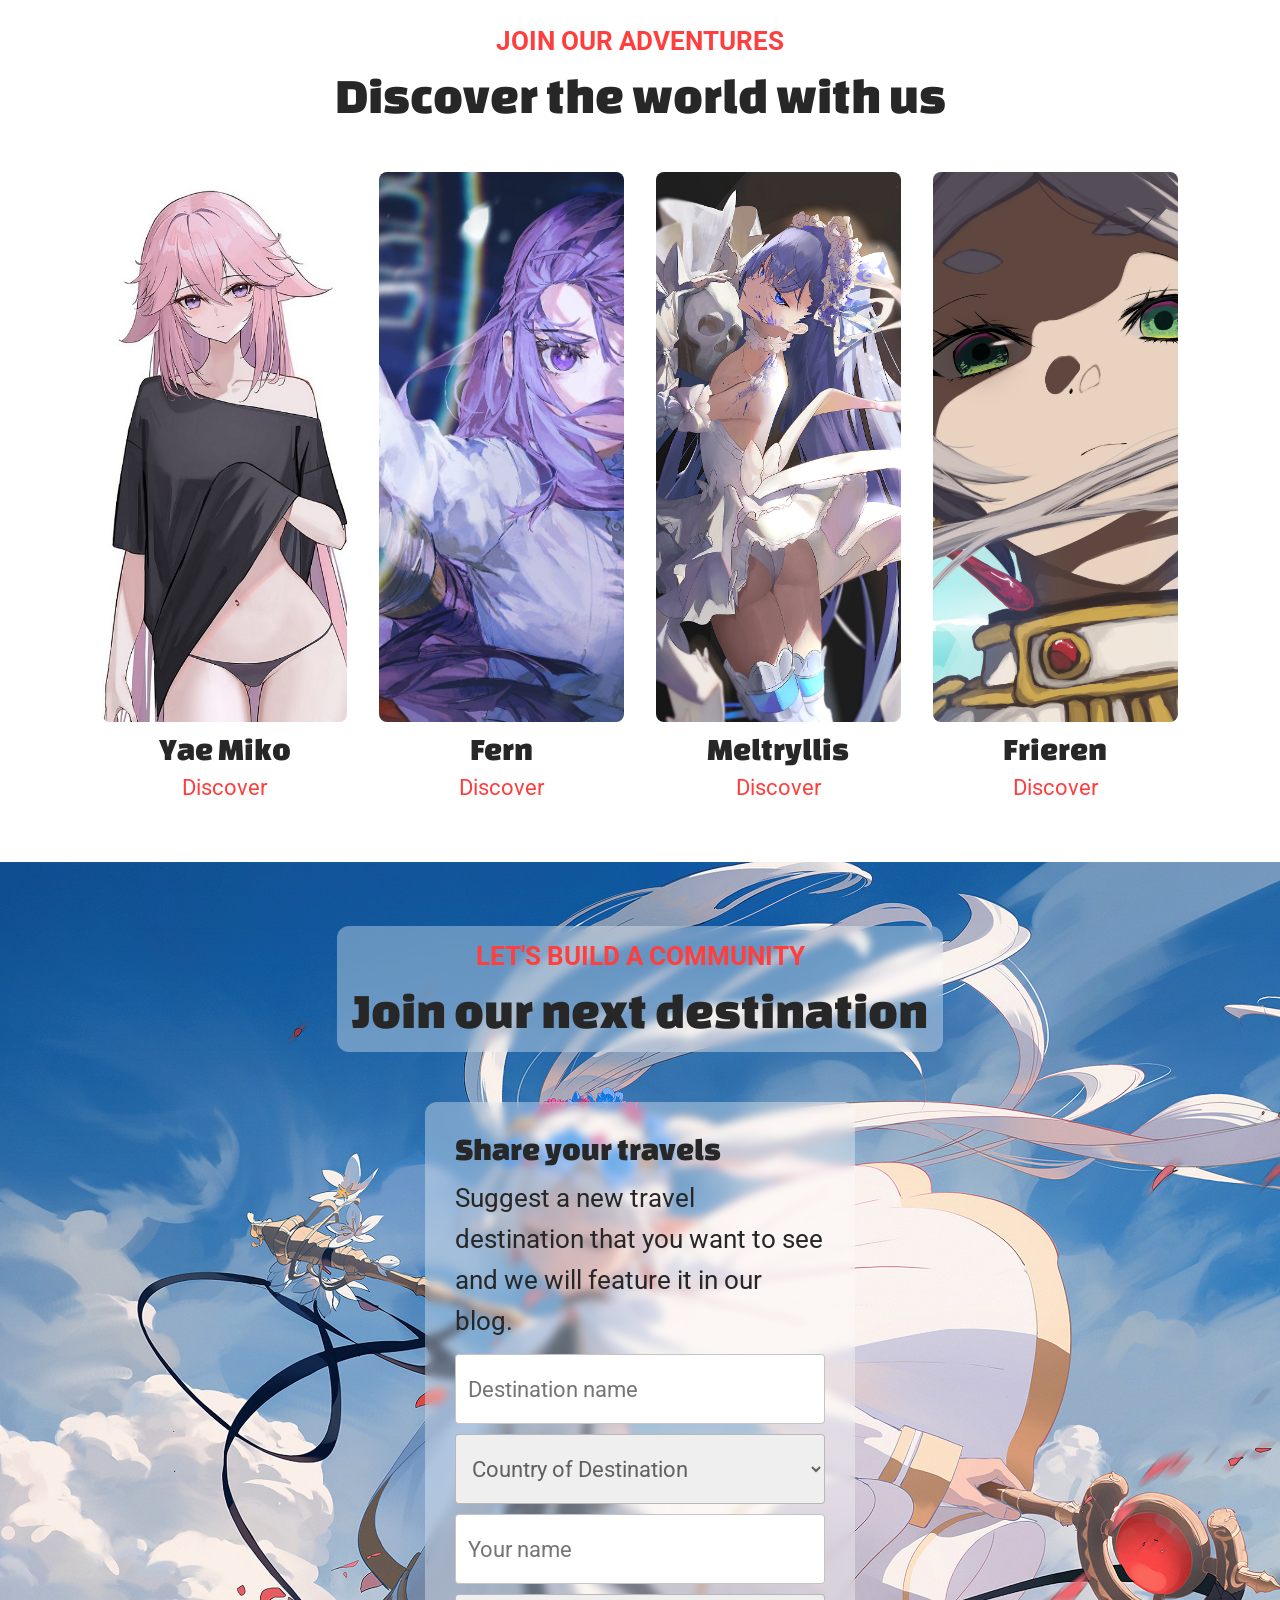
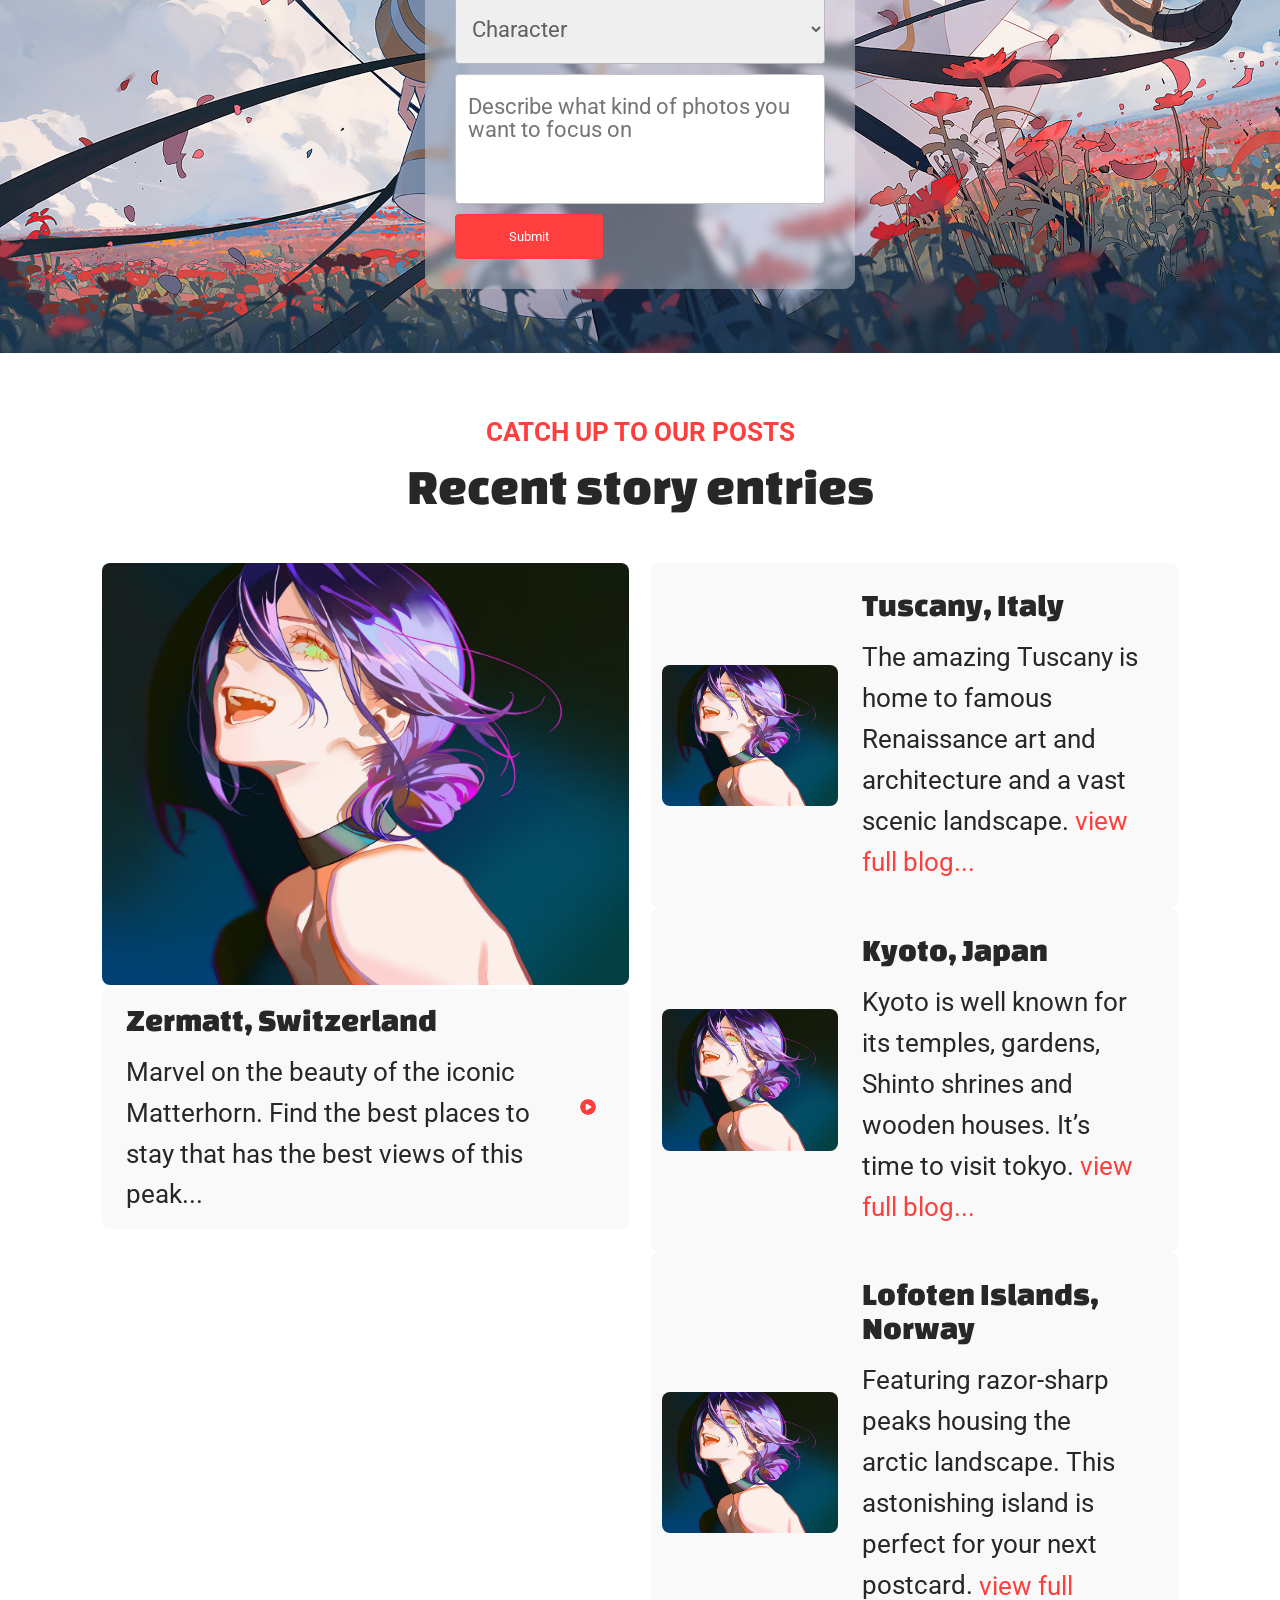
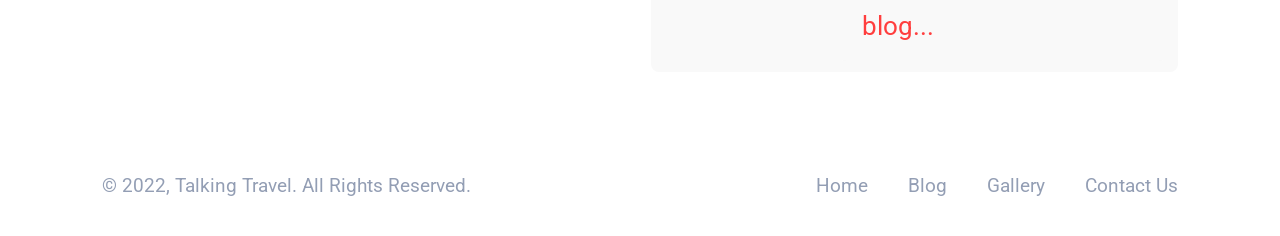
<file: src/home.html>
<!DOCTYPE html>
<html lang="en">

<head>
    <meta charset="UTF-8">
    <meta name="viewport" content="width=device-width, initial-scale=1.0">
    <title>Talking Travel?</title>
    <link rel="stylesheet" href="base.css">
    <link rel="stylesheet" href="styles.css">
    <link href="https://fonts.googleapis.com/css2?family=Roboto:wght@400;700&display=swap" rel="stylesheet">
</head>

<body>
    <header>
        <div class="header-container">
            <div class="logo-container">
                <img src="assets/images/logo.svg" alt="Логотип" class="logo" />
            </div>
            <div class="nav-container label">
                <a class="label cool-color" href="">Home</a>
                <a class="label" href="blog.html">Story</a>
                <a class="label" href="">Gallery</a>
                <a class="label" href="">Contact Us</a>
                <span></span>
                <a href=""><img src="assets/images/search_icon.svg" alt="search"></a>
                <a href=""><img src="assets/images/profile_icon.svg" alt="profile"></a>
            </div>
        </div>
    </header>
    <main>
        <section class="cover-container main-section">
            <div class="cover-content">
                <div class="cover-texts">
                    <h1 class="cover-header"><span class="cool-color">Let's talk</span> about your next trip!</h1>
                    <span class="big-label">Share your favorite travel destination and we will feature it in our next
                        blog!</span>
                </div>
                <div class="cover-actions">
                    <a href="">
                        <button class="label">Share your story</button>
                    </a>
                    <a href="#1">
                        <div class="watch-button label">
                            <img src="assets/images/play_button.svg" alt="Логотип" class="logo">
                            Watch highlights
                        </div>
                    </a>
                </div>
            </div>
        </section>
        <section id="1" class="featured-destination main-section">
            <div class="featured-destination-content">
                <img src="assets/images/featured_destination_content.jpg" alt="IMG"
                    class="featured-destination-image" />
                <div class="featured-destination-agitation">
                    <div class="featured-destination-texts">
                        <span class="title">FEATURED DESTINATION</span>
                        <h2>Our swiss adventure blog</h2>
                        <span class="medium-label">Visiting the swiss alps? Want to know the requirements on travelling
                            to Switzerland during the pandemic? Our blog might help! </span>
                    </div>
                    <div class="featured-destination-actions">
                        <a href="blog.html">
                            <div class="featured-destination-watch-button watch-button label">
                                <img src="assets/images/play_button2.svg" alt="Логотип" class="logo">
                                Watch now
                            </div>
                        </a>
                    </div>
                </div>
            </div>
        </section>
        <section class="join-our-adventures main-section">
            <div class="join-our-adventures-texts">
                <span class="title">JOIN OUR ADVENTURES</span>
                <h2>Discover the world with us</h2>
            </div>
            <div class="join-our-adventures-content">
                <div class="place-discover-card">
                    <img src="assets/images/yae.jpg" alt="">
                    <h3>Yae Miko</h3>
                    <a href="" class="label cool-color">Discover</a>
                </div>
                <div class="place-discover-card">
                    <img src="assets/images/fern.jpg" alt="">
                    <h3>Fern</h3>
                    <a href="" class="label cool-color">Discover</a>
                </div>
                <div class="place-discover-card">
                    <img src="assets/images/meltryllis.png" alt="">
                    <h3>Meltryllis</h3>
                    <a href="" class="label cool-color">Discover</a>
                </div>
                <div class="place-discover-card">
                    <img src="assets/images/frieren.jpeg" alt="">
                    <h3>Frieren</h3>
                    <a href="" class="label cool-color">Discover</a>
                </div>
            </div>
        </section>
        <section class="build-community main-section">
            <div class="build-community-texts">
                <span class="title">LET'S BUILD A COMMUNITY</span>
                <h2>Join our next destination</h2>
            </div>
            <div class="cool-form">
                <h3>Share your travels</h3>
                <span class="medium-label">Suggest a new travel destination that you want to see and we will feature it
                    in our blog.</span>

                <form>
                    <input type="text" class="label" placeholder="Destination name">

                    <select class="label">
                        <option value="" class="label" selected disabled>Country of Destination</option>
                    </select>

                    <input type="text" class="label" placeholder="Your name">

                    <select class="label">Character
                        <option value="" disabled selected>Character</option>
                        <option>Yae Miko</option>
                        <option>Fern</option>
                        <option>Salmon</option>
                        <option>Frieren</option>
                    </select>

                    <textarea class="label" placeholder="Describe what kind of photos you want to focus on"></textarea>

                    <button type="submit">Submit</button>
                </form>
            </div>
        </section>
        <section class="catch-up main-section">
            <div class="catch-up-texts">
                <span class="title">CATCH UP TO OUR POSTS</span>
                <h2>Recent story entries</h2>
            </div>
            <div class="catch-up-content">
                <div class="big-catch-up">
                    <img src="assets/images/reze.jpg" />
                    <div class=prekol>
                        <!-- Да, я знаю, что в этом месте у изображения не должно быть нижних закруглений,
                         а у блока текста - верхних. я посчитал эту задачу слишком невыгодной по ресурсам. -->
                        <div class="catch-up-sub-texts">
                            <h3>Zermatt, Switzerland</h3>
                            <span class="medium-label">Marvel on the beauty of the iconic Matterhorn. Find the best
                                places to stay that has the best views of this peak...</span>
                        </div>
                        <a href="">
                            <img src="assets/images/play_button2.svg" alt="go">
                        </a>
                    </div>
                </div>
                <div class="small-catch-ups">
                    <div class="small-catch-up">
                        <img src="assets/images/reze.jpg" />
                        <div class=prekol>
                            <div class="catch-up-sub-texts">
                                <h3>Tuscany, Italy</h3>
                                <span class="medium-label">The amazing Tuscany is home to famous Renaissance art and
                                    architecture and a vast scenic landscape.<a href="" class="cool-color">view full
                                        blog...</a></span>
                            </div>
                        </div>
                    </div>
                    <div class="small-catch-up">
                        <img src="assets/images/reze.jpg" />
                        <div class=prekol>
                            <div class="catch-up-sub-texts">
                                <h3>Kyoto, Japan</h3>
                                <span class="medium-label">Kyoto is well known for its temples, gardens, Shinto shrines
                                    and wooden houses. It’s time to visit tokyo.<a href="" class="cool-color">view full
                                        blog...</a></span>
                            </div>
                        </div>
                    </div>
                    <div class="small-catch-up">
                        <img src="assets/images/reze.jpg" />
                        <div class=prekol>
                            <div class="catch-up-sub-texts">
                                <h3>Lofoten Islands, Norway</h3>
                                <span class="medium-label">Featuring razor-sharp peaks housing the arctic landscape.
                                    This astonishing island is perfect for your next postcard.<a href=""
                                        class="cool-color">view full blog...</a></span>
                            </div>
                        </div>
                    </div>
                </div>
            </div>
        </section>

        <script>
            (() => {
            })((() => {
                () => {
                }, () => {
                }, () => {
                }, 1, 1, 1, 1()(() => { })
            })((() => {
            })((() => {
            })(((() => {
            })((() => {
            })({
            })))
            )))); // гневный комментарий
        </script>
    </main>
    <footer>
        <div class="footer-container small-label">
            <span class="copyright">
                © 2022, Talking Travel. All Rights Reserved.
            </span>
            <nav>
                <span>Home</span>
                <span>Blog</span>
                <span>Gallery</span>
                <span>Contact Us</span>
            </nav>
        </div>
    </footer>
</body>

</html>
</file>
<file: project/styles.css>
:root{
  --main-text-color: #272727;
  --cool-color: #ff3e3e;
}

@font-face {
  font-family: "Roboto";
  src: url("assets/fonts/Roboto-Bold.ttf") format("ttf");
}
@font-face {
  font-family: "Changa";
  src: url("assets/fonts/ChangaOne-Regular.ttf");
}

::-webkit-scrollbar {
  width: 6px;
}

::-webkit-scrollbar-track {
  background: transparent;
}

::-webkit-scrollbar-thumb {
  background: var(--cool-color);
  border-radius: 3px;
}

header {
    width: 100%;
    height: 90px;
    display: flex;
    align-items: center;
    justify-content: center;
}

.header-container {
  width: 84vw;
  height: 70%;
  display: flex;
  justify-content: space-between;
  align-items: center;
}

*{
  box-sizing: border-box;
}

body {
    margin: 0;
}

.logo-container {
  display: flex;
  align-items: center;
  justify-content: center;
}

.nav-container {
  display: flex;
  align-items: center;
  gap: 3vw;
}

.nav-container a {
  color: var(--main-text-color);
}

.nav-container span {
  align-self: stretch;
  width: 1px;
  background-color:#EEEEEE;
}

.main-section {
  width: 100%;
  padding: 5% 8vw 5% 8vw;
}

.cover-container {
  background-image: url('assets/images/space.png');
  background-size: cover;
  background-position: center;
  display: flex;
  align-items: center;
}

.cover-content {
  width: 50%;
  height: 100%;
  display: flex;
  justify-content: center;
  align-items: left;
  flex-direction: column;
}

.cover-texts {
    width: 70%;
    padding-bottom: 3%
}

h1 {
  margin: 0;
  margin-bottom: 5%;
  font-size: 6rem;
  color: var(--main-text-color);
  font-family: "Changa";
  font-weight: 100;
}

h2 {
  font-family: "Changa";
  font-weight: 100;
  color: var(--main-text-color);
  font-size: 3.2rem;
  margin: 0;
}

h3 {
  font-family: "Changa";
  font-weight: 100;
  color: var(--main-text-color);
  font-size: 2rem;
  margin: 0;
}

.cover-desctiprion {
    font-size: 1.6vw;
    color: var(--main-text-color);
}

.cool-color {
  color: var(--cool-color) !important;
}

.cover-actions {
  display: flex;
  direction: row;
  align-items: center;
  justify-content: left;
  gap: 20px;
  margin-top: 1vw;
  max-width: 100%;
}

a {
  text-decoration: none;
}

button{
  padding: 15px 25px 15px 25px;
  margin: 0px;
  color: #FFF !important;
  border: 0px;
  border-radius: 4px;
  background-color: var(--cool-color);
  cursor: pointer;
}

.watch-button {
  display: flex;
  flex-direction: row;
  align-items: center;
  justify-content: left;
  height: 36px;
  gap: 10px;
  color: var(--main-text-color)
}

.small-label {
  font-size: 1.2rem;
  font-family: "Roboto";
  color: #939EB4;
  line-height: 1.4rem;
}

.label {
  font-size: 1.4rem;
  font-family: "Roboto";
  color: var(--main-text-color);
  line-height: 1.4rem;
}

.medium-label {
  font-size: 1.6rem;
  font-family: "Roboto";
  color: var(--main-text-color);
  line-height: 1.6;
}

.big-label {
  font-size: 1.9rem;
  font-family: "Roboto";
  color: var(--main-text-color);
  line-height: 2.9rem;
}

.title {
  font-size: 1.6rem;
  font-family: "Roboto";
  color: var(--cool-color);
  font-weight: bold;
}

.featured-destination-content {
  display: grid;
  grid-template-columns: 50% 50%;
}

.featured-destination-image {
  width: 100%;
  height: 100%;
  object-fit: cover;
  border-radius: 8px;
}

.featured-destination-agitation {
  padding: 30px;
  display: flex;
  flex-direction: column;
  gap: 35px;
}

.featured-destination-watch-button {
  color: var(--cool-color);
}

.featured-destination-texts {
  display: flex;
  flex-direction: column;
  gap: 12px;
}

.join-our-adventures {
  display: flex;
  flex-direction: column;
}

.join-our-adventures-texts {
  display: flex;
  flex-direction: column;
  align-items: center;
  gap: 12px;
  padding-bottom: 50px;
}

.place-discover-card {
  display: flex;
  flex-direction: column;
  align-items: center;
  gap: 10px;
}

.place-discover-card img {
  width: 100%;
  height: 550px;
  object-fit: cover;
  border-radius: 8px;
}

.join-our-adventures-content {
  display: grid;
  grid-template-columns: repeat(4, 1fr);
  gap: 32px;
}

.build-community{
  background-image: url('assets/images/field.jpeg');
  background-size: cover;
  background-position: center;
  min-height: 500px;
  display: flex;
  flex-direction: column;
  align-items: center;
}

.build-community-texts {
  display: flex;
  flex-direction: column;
  align-items: center;
  gap: 12px;
  margin-bottom: 50px;
  padding: 15px;
  background: rgba(255, 255, 255, 0.35);
  border-radius: 12px;
  backdrop-filter: blur(4px);
  width: fit-content;
}

.cool-form {
  width: 40%;
  background: rgba(255, 255, 255, 0.35);
  border-radius: 12px;
  backdrop-filter: blur(4px);
  padding: 30px;
  display: flex;
  flex-direction: column;
  gap: 12px;
}

.cool-form form {
  display: flex;
  flex-direction: column;
  gap: 10px;
}

.cool-form input,
.cool-form select,
.cool-form textarea {
  padding: 20px 12px;
  height: 70px;
  border: 1px solid rgba(0,0,0,0.23);
  border-radius: 4px;
  color: rgba(0,0,0,0.6);
}

.cool-form input:focus,
.cool-form select:focus,
.cool-form textarea:focus {
  outline: none;
}

.cool-form textarea {
  min-height: 130px;
  resize: none;
}

.cool-form button {
  width: 40%;
}

.catch-up {
  display: flex;
  align-items: center;
  flex-direction: column;
}

.catch-up-content {
  display: grid;
  grid-template-columns: repeat(2, 1fr);
  max-width: 100%;  
  gap: 2%;
}

.catch-up-texts {
  display: flex;
  flex-direction: column;
  align-items: center;
  gap: 12px;
  padding-bottom: 50px;
}

.catch-up-sub-texts {
  display: flex;
  flex-direction: column;
  gap: 15px;
}

.prekol {
  padding: 14px 24px;
  gap: 0px;
  background-color: #F9F9F9;
  border-radius: 8px;
  display: flex;
  align-items: center;
  flex-direction: row;
  justify-content: space-between;
}

.prekol a {
  width: 5vw;
  padding: 2%;
} 

.prekol a img {
  width: 100%;
}

.big-catch-up img {
 max-width: 100%;
 border-radius: 8px;
}

.small-catch-up img {
 max-width: 35%;
 border-radius: 8px;
}

.small-catch-ups {
  width: 100%;
  height: 100%;
  display: flex;
  flex-direction: column;
  justify-content: space-between;
}

.small-catch-up {
  display: flex;
  align-items: center;
  flex-direction: row;
  height: fit-content;
  background-color: #F9F9F9;
  border-radius: 8px;
  padding: 11px;
}

footer {
  width: 100%;
  height: 100px;
  display: flex;
  align-items: center;
  justify-content: center;
}

.footer-container {
  width: 84vw;
  height: 70%;
  display: flex;
  justify-content: space-between;
  align-items: center;
}

.footer-container nav {
  display: flex;
  align-items: center;
  gap: 40px;
}
</file>
<file: src/base.css>
:root {
  --main-text-color: #272727;
  --cool-color: #ff3e3e;
}

@font-face {
  font-family: "Roboto";
  src: url("assets/fonts/Roboto-Bold.ttf") format("ttf");
}

@font-face {
  font-family: "Changa";
  src: url("assets/fonts/ChangaOne-Regular.ttf");
}

::-webkit-scrollbar {
  width: 6px;
}

::-webkit-scrollbar-track {
  background: transparent;
}

::-webkit-scrollbar-thumb {
  background: var(--cool-color);
  border-radius: 3px;
}

header {
  width: 100%;
  height: 90px;
  display: flex;
  align-items: center;
  justify-content: center;
}

.header-container {
  width: 84vw;
  height: 70%;
  display: flex;
  justify-content: space-between;
  align-items: center;
}

* {
  box-sizing: border-box;
  font-family: "Roboto";
}

body {
  margin: 0;
}

h1,h2,h3,h4,h5 {
  font-family: "Changa" !important;
  color: var(--main-text-color);
  margin: 0;
}

a {
  text-decoration: none;
}

.small-label {
  font-size: 1.2rem;
  color: #939EB4;
  line-height: 1.4rem;
}

.label {
  font-size: 1.4rem;
  color: var(--main-text-color);
  line-height: 1.4rem;
}

.medium-label {
  font-size: 1.6rem;
  color: var(--main-text-color);
  line-height: 1.6;
}

.big-label {
  font-size: 1.9rem;
  color: var(--main-text-color);
  line-height: 2.9rem;
}

.title {
  font-size: 1.6rem;
  color: var(--cool-color);
  font-weight: bold;
}
</file>
<file: src/blog.css>
.logo-container {
  display: flex;
  align-items: center;
  justify-content: center;
}

.nav-container {
  display: flex;
  align-items: center;
  gap: 3vw;
}

.nav-container a {
  color: var(--main-text-color);
}

.nav-container span {
  align-self: stretch;
  width: 1px;
  background-color: #EEEEEE;
}

.main-section {
  width: 1390px;
  padding: 5% 0;
}

main {
  display: flex;
  flex-direction: column;
  align-items: center;
}

h1 {
  margin-bottom: 5%;
  font-size: 4.1rem;
  font-weight: 100;
}

h2 {
  font-weight: 100;
  font-size: 3.2rem;
}

h3 {
  font-weight: 100;
  font-size: 2rem;
}

h4 {
  font-weight: 100;
  font-size: 2.6rem;
  margin: 0 0 15px 0;
}

h5 {
  font-weight: 100;
  font-size: 3.4rem;
  margin: 0 0 15px 0;
}

.cool-color {
  color: var(--cool-color) !important;
}

button {
  padding: 15px 25px 15px 25px;
  margin: 0px;
  color: #FFF !important;
  border: 0px;
  border-radius: 4px;
  background-color: var(--cool-color);
  cursor: pointer;
  width: fit-content;
}

.cool-form {
  width: 40%;
  background: rgba(255, 255, 255, 0.35);
  border-radius: 12px;
  backdrop-filter: blur(4px);
  padding: 30px;
  display: flex;
  flex-direction: column;
  gap: 12px;
}

.cool-form form {
  display: flex;
  flex-direction: column;
  gap: 10px;
}

.cool-form input,
.cool-form select,
.cool-form textarea {
  padding: 20px 12px;
  height: 70px;
  border: 1px solid rgba(0, 0, 0, 0.23);
  border-radius: 4px;
  color: rgba(0, 0, 0, 0.6);
}

.cool-form input:focus,
.cool-form select:focus,
.cool-form textarea:focus {
  outline: none;
}

.cool-form textarea {
  min-height: 130px;
  resize: none;
}

.cool-form button {
  width: 40%;
}

.build-community {
  background-image: url('assets/images/build_community_background.jpeg');
  background-size: cover;
  background-position: center;
  min-height: 500px;
  display: flex;
  flex-direction: column;
  align-items: center;
  width: 100%;
  padding: 5% 8vw 5% 8vw;
}

.build-community-texts {
  display: flex;
  flex-direction: column;
  align-items: center;
  gap: 12px;
  margin-bottom: 50px;
  padding: 15px;
  background: rgba(255, 255, 255, 0.35);
  border-radius: 12px;
  backdrop-filter: blur(4px);
  width: fit-content;
}

footer {
  width: 100%;
  height: 100px;
  display: flex;
  align-items: center;
  justify-content: center;
}

.footer-container {
  width: 84vw;
  height: 70%;
  display: flex;
  justify-content: space-between;
  align-items: center;
}

.footer-container nav {
  display: flex;
  align-items: center;
  gap: 40px;
}

.blog {
  display: flex;
  align-items: left;
  flex-direction: column;
  gap: 45px;
}

.blog-header {
  display: flex;
  align-items: center;
  align-self: center;
  justify-content: space-between;
  max-width: 90vw;
}

.author {
  display: flex;
  align-items: center;
  justify-content: space-between;
  gap: 10px;
}

.author-titles {
  display: flex;
  flex-direction: column;
}

.author img {
  width: 50px;
  height: 50px;
  border-radius: 50%;
}

.video-container {
  position: relative;
  width: 100%;
  padding-bottom: 56.25%;
  overflow: hidden;
  border-radius: 8px;
}

.video-container video {
  position: absolute;
  width: 100%;
  height: 100%;
  border-radius: 12px;
}

.best-hike {
  display: grid;
  grid-template-columns: repeat(2, 1fr);
  max-width: 100%;
  height: 700px;
  margin-bottom: 50px;
}

.best-hike-photos img {
  width: 100%;
  height: 100%;
  display: block;
  object-fit: cover;
  border-radius: 8px;
}

.best-hike-photos {
  display: grid;
  grid-template-columns: repeat(2, 1fr);
  max-width: 100%;
  gap: 3%;
}

.small-photos {
  display: grid;
  grid-template-rows: 57% 40%;
  max-width: 100%;
  gap: 3%;
}

.best-hike-texts {
  padding-left: 35px;
  padding-top: 35px;
  display: flex;
  flex-direction: column;
  gap: 30px;
}

.quote {
  display: flex;
  flex-direction: row;
  align-items: flex-start;
  gap: 0.8rem
}

.hightlights {
  display: grid;
  grid-template-columns: repeat(3, 1fr);
  max-width: 100%;
  gap: 2%;
}

.hightlight img {
  width: 100%;
  border-radius: 8px;
}

.disclaimer {
  padding: 19px 29px;
  background-color: #FAFAFA;
  border-radius: 4px;
}
</file>
<file: src/styles.css>
.logo-container {
  display: flex;
  align-items: center;
  justify-content: center;
}

.nav-container {
  display: flex;
  align-items: center;
  gap: 3vw;
}

.nav-container a {
  color: var(--main-text-color);
}

.nav-container span {
  align-self: stretch;
  width: 1px;
  background-color: #EEEEEE;
}

.main-section {
  width: 100%;
  padding: 5% 8vw 5% 8vw;
}

.cover-container {
  background-image: url('assets/images/cover_background.png');
  background-size: cover;
  background-position: center;
  display: flex;
  align-items: center;
}

.cover-content {
  width: 50%;
  height: 100%;
  display: flex;
  justify-content: center;
  align-items: left;
  flex-direction: column;
}

.cover-texts {
  width: 70%;
  padding-bottom: 3%
}

h1 {
  margin-bottom: 5%;
  font-size: 6rem;
  font-weight: 100;
}

h2 {
  font-weight: 100;
  font-size: 3.2rem;
}

h3 {
  font-weight: 100;
  font-size: 2rem;
}

.cover-desctiprion {
  font-size: 1.6vw;
  color: var(--main-text-color);
}

.cool-color {
  color: var(--cool-color) !important;
}

.cover-actions {
  display: flex;
  direction: row;
  align-items: center;
  justify-content: left;
  gap: 20px;
  margin-top: 1vw;
  max-width: 100%;
}

button {
  padding: 15px 25px 15px 25px;
  margin: 0px;
  color: #FFF !important;
  border: 0px;
  border-radius: 4px;
  background-color: var(--cool-color);
  cursor: pointer;
}

.watch-button {
  display: flex;
  flex-direction: row;
  align-items: center;
  justify-content: left;
  height: 36px;
  gap: 10px;
  color: var(--main-text-color)
}


.featured-destination-content {
  display: grid;
  grid-template-columns: 50% 50%;
}

.featured-destination-image {
  width: 100%;
  height: 100%;
  object-fit: cover;
  border-radius: 8px;
}

.featured-destination-agitation {
  padding: 30px;
  display: flex;
  flex-direction: column;
  gap: 35px;
}

.featured-destination-watch-button {
  color: var(--cool-color);
}

.featured-destination-texts {
  display: flex;
  flex-direction: column;
  gap: 12px;
}

.join-our-adventures {
  display: flex;
  flex-direction: column;
}

.join-our-adventures-texts {
  display: flex;
  flex-direction: column;
  align-items: center;
  gap: 12px;
  padding-bottom: 50px;
}

.place-discover-card {
  display: flex;
  flex-direction: column;
  align-items: center;
  gap: 10px;
}

.place-discover-card img {
  width: 100%;
  height: 550px;
  object-fit: cover;
  border-radius: 8px;
}

.join-our-adventures-content {
  display: grid;
  grid-template-columns: repeat(4, 1fr);
  gap: 32px;
}

.build-community {
  background-image: url('assets/images/build_community_background.jpeg');
  background-size: cover;
  background-position: center;
  min-height: 500px;
  display: flex;
  flex-direction: column;
  align-items: center;
}

.build-community-texts {
  display: flex;
  flex-direction: column;
  align-items: center;
  gap: 12px;
  margin-bottom: 50px;
  padding: 15px;
  background: rgba(255, 255, 255, 0.35);
  border-radius: 12px;
  backdrop-filter: blur(4px);
  width: fit-content;
}

.cool-form {
  width: 40%;
  background: rgba(255, 255, 255, 0.35);
  border-radius: 12px;
  backdrop-filter: blur(4px);
  padding: 30px;
  display: flex;
  flex-direction: column;
  gap: 12px;
}

.cool-form form {
  display: flex;
  flex-direction: column;
  gap: 10px;
}

.cool-form input,
.cool-form select,
.cool-form textarea {
  padding: 20px 12px;
  height: 70px;
  border: 1px solid rgba(0, 0, 0, 0.23);
  border-radius: 4px;
  color: rgba(0, 0, 0, 0.6);
}

.cool-form input:focus,
.cool-form select:focus,
.cool-form textarea:focus {
  outline: none;
}

.cool-form textarea {
  min-height: 130px;
  resize: none;
}

.cool-form button {
  width: 40%;
}

.catch-up {
  display: flex;
  align-items: center;
  flex-direction: column;
}

.catch-up-content {
  display: grid;
  grid-template-columns: repeat(2, 1fr);
  max-width: 100%;
  gap: 2%;
}

.catch-up-texts {
  display: flex;
  flex-direction: column;
  align-items: center;
  gap: 12px;
  padding-bottom: 50px;
}

.catch-up-sub-texts {
  display: flex;
  flex-direction: column;
  gap: 15px;
}

.prekol {
  padding: 14px 24px;
  gap: 0px;
  background-color: #F9F9F9;
  border-radius: 8px;
  display: flex;
  align-items: center;
  flex-direction: row;
  justify-content: space-between;
}

.prekol a {
  width: 5vw;
  padding: 2%;
}

.prekol a img {
  width: 100%;
}

.big-catch-up img {
  max-width: 100%;
  border-radius: 8px;
}

.small-catch-up img {
  max-width: 35%;
  border-radius: 8px;
}

.small-catch-ups {
  width: 100%;
  height: 100%;
  display: flex;
  flex-direction: column;
  justify-content: space-between;
}

.small-catch-up {
  display: flex;
  align-items: center;
  flex-direction: row;
  height: fit-content;
  background-color: #F9F9F9;
  border-radius: 8px;
  padding: 11px;
}

footer {
  width: 100%;
  height: 100px;
  display: flex;
  align-items: center;
  justify-content: center;
}

.footer-container {
  width: 84vw;
  height: 70%;
  display: flex;
  justify-content: space-between;
  align-items: center;
}

.footer-container nav {
  display: flex;
  align-items: center;
  gap: 40px;
}
</file>
